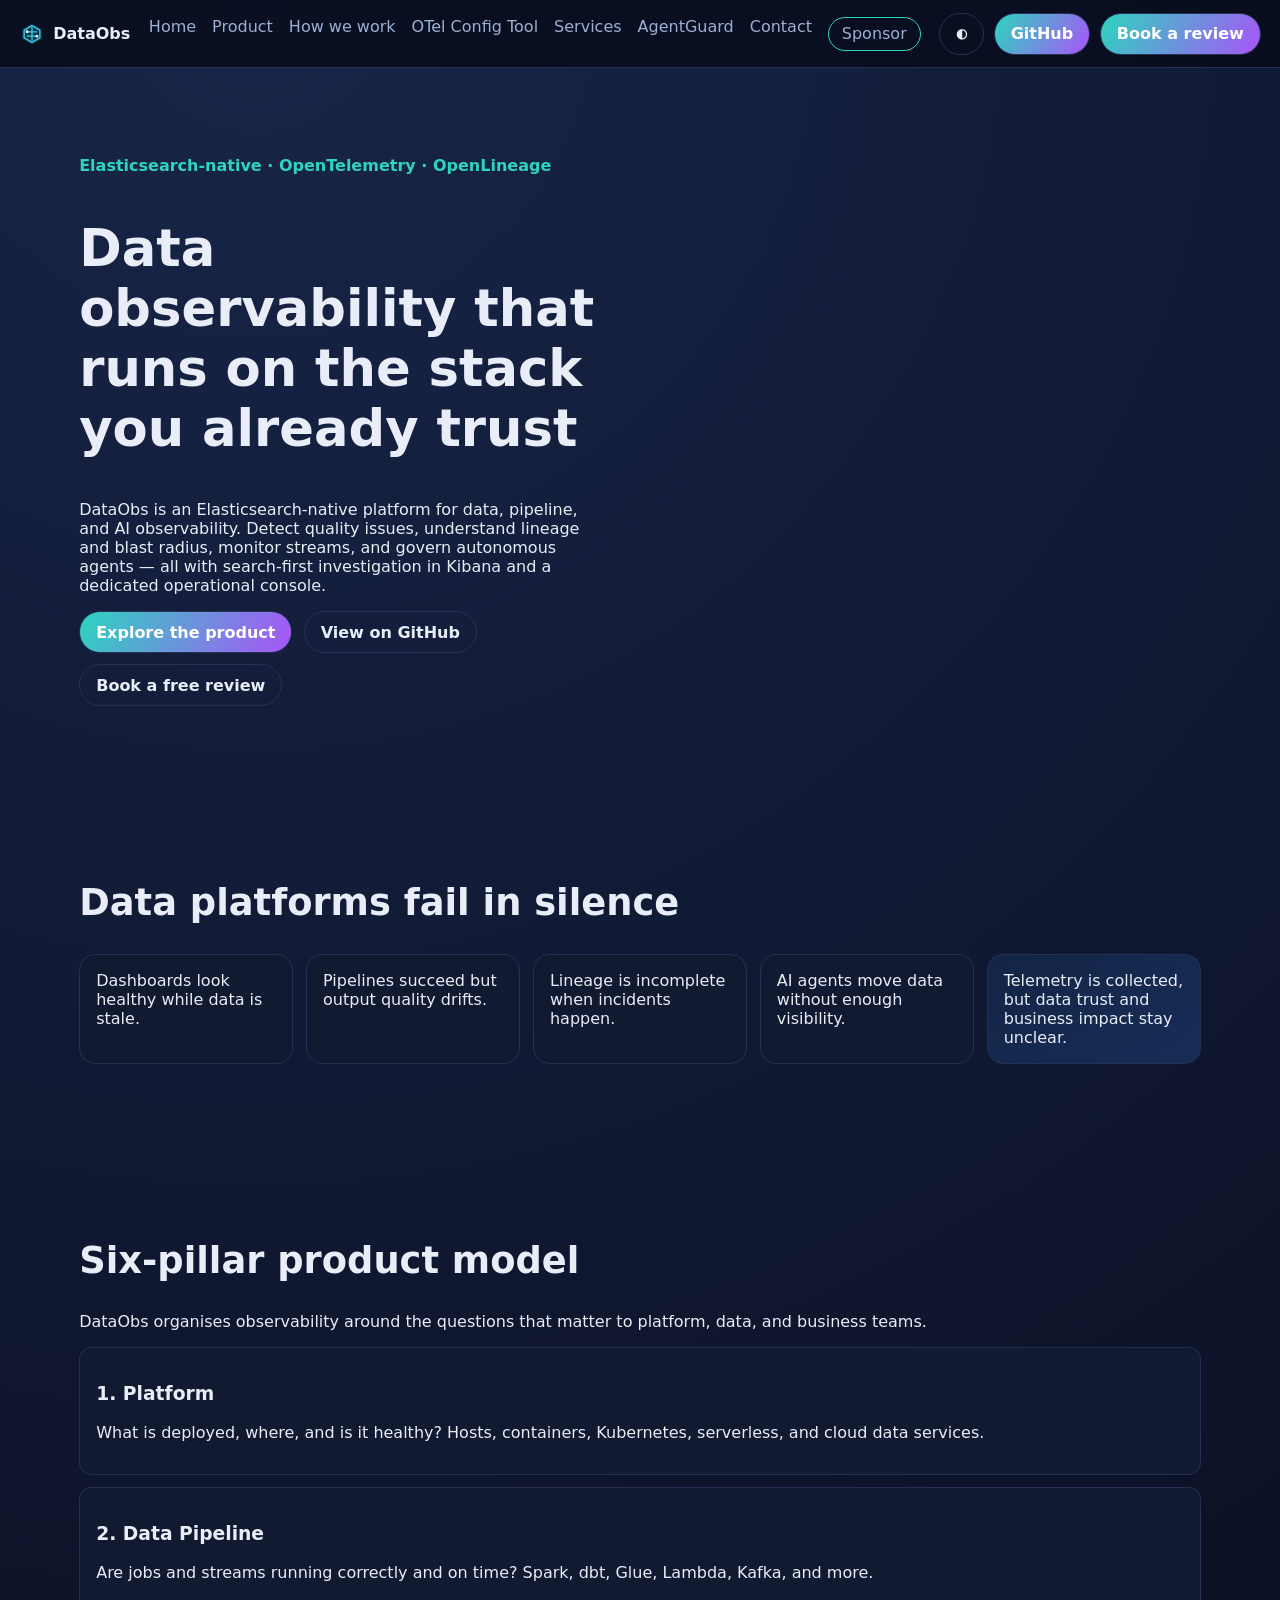
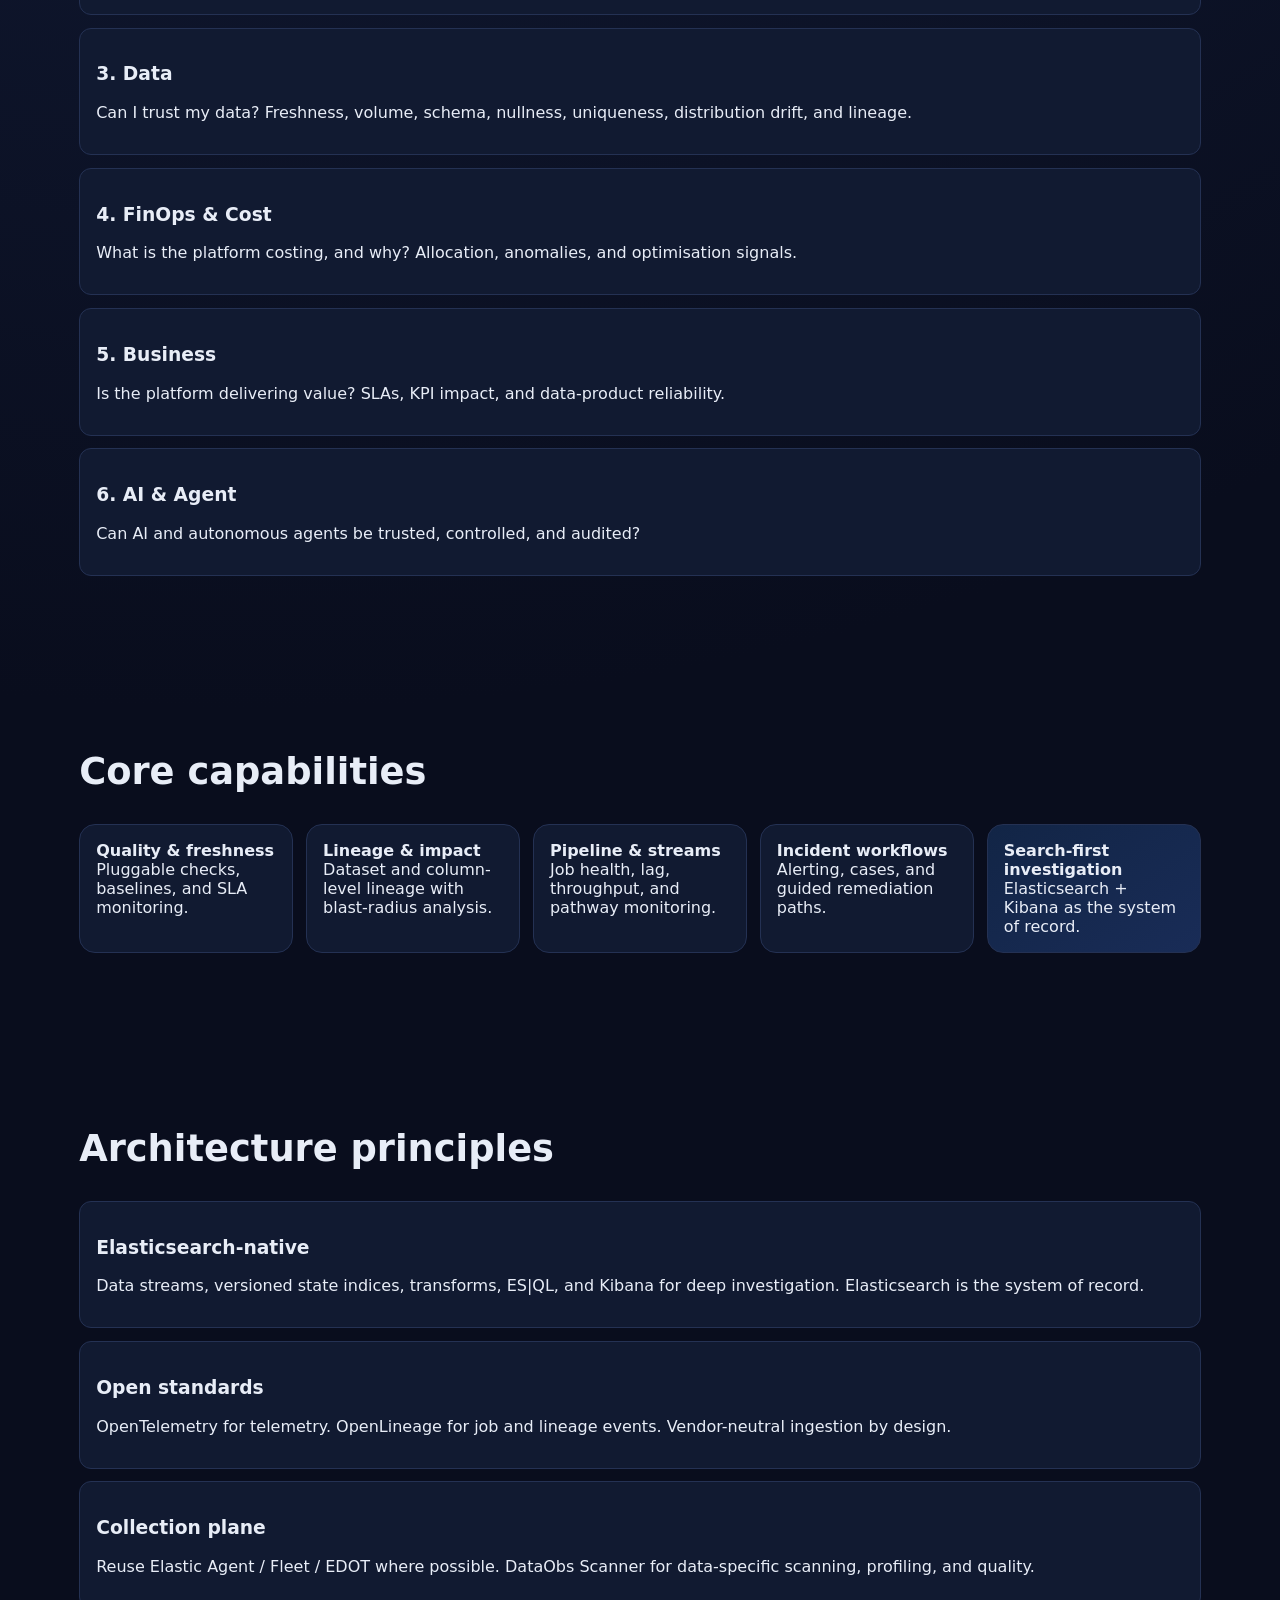
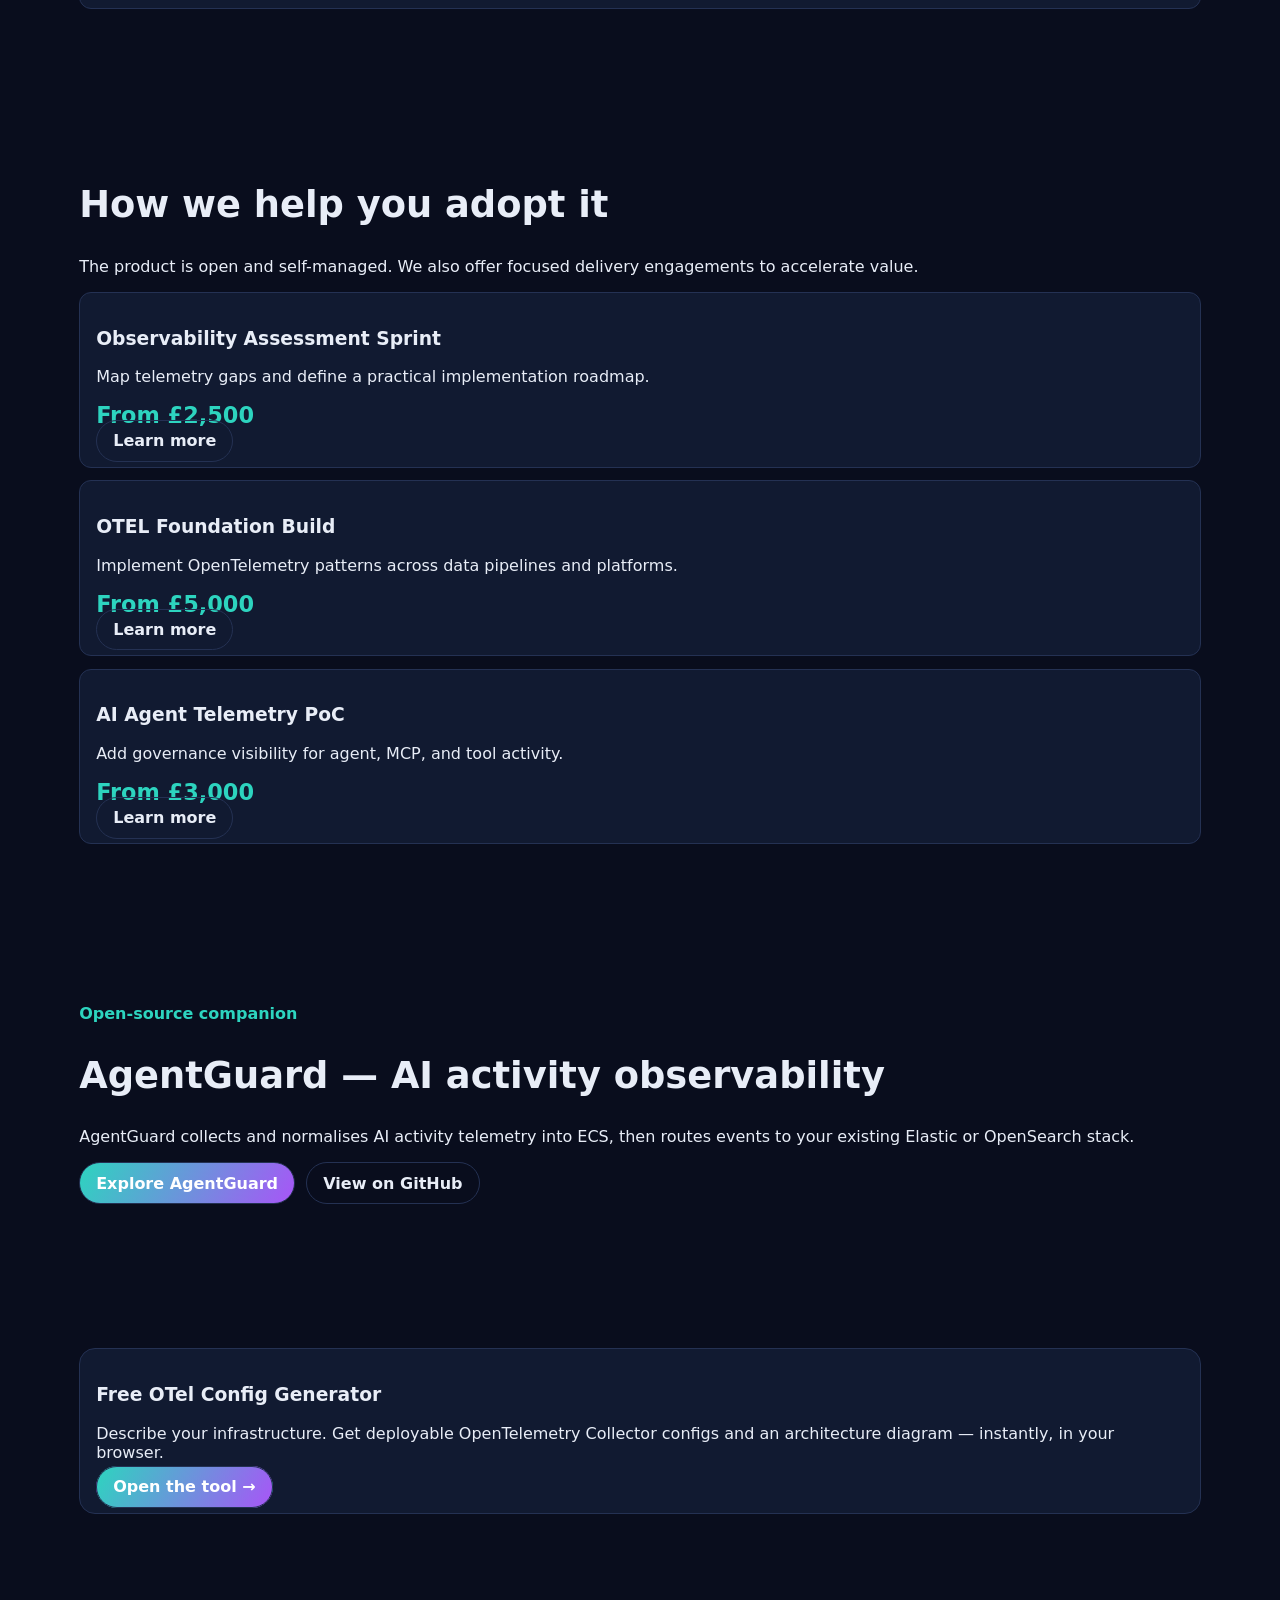
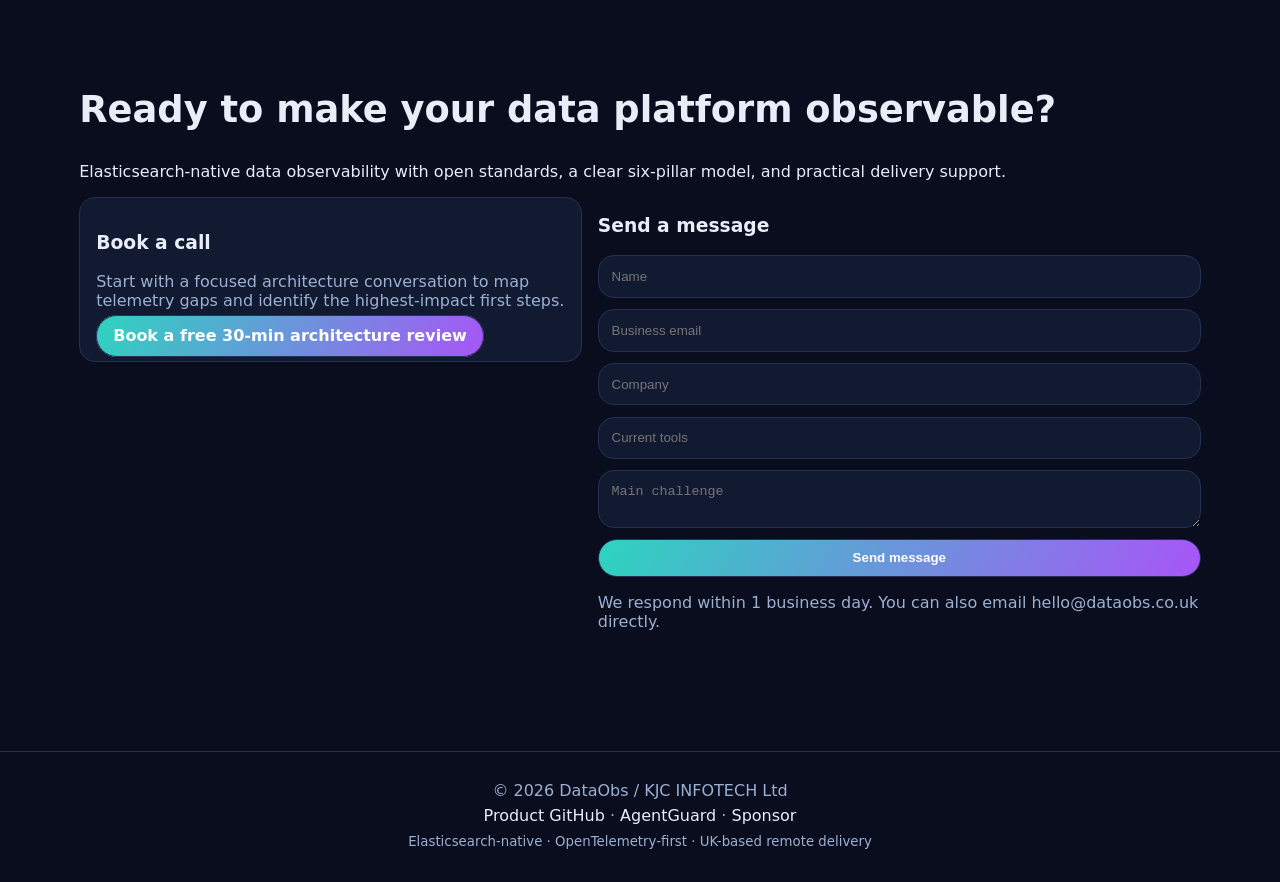
<file: index.html>
<!DOCTYPE html>
<html lang="en" data-theme="dark">
<head>
  <meta charset="UTF-8">
  <meta name="viewport" content="width=device-width, initial-scale=1.0">
  <title>DataObs | Elasticsearch-native Data Observability Platform</title>
  <meta name="description" content="DataObs is an Elasticsearch-native data observability platform. Monitor pipelines, ensure data quality, trace lineage, govern AI agents, and understand business impact — powered by OpenTelemetry and OpenLineage.">
  <link rel="stylesheet" href="styles.css">
</head>
<body>
<header class="site-header">
  <a class="brand" href="index.html"><img src="assets/dataobs-mark.svg" alt="DataObs logo"><span>DataObs</span></a>
  <button class="menu-btn" aria-expanded="false" aria-controls="site-nav">☰</button>
  <nav id="site-nav" class="site-nav">
    <a href="index.html" class="active">Home</a>
    <a href="product.html">Product</a>
    <a href="how-we-work.html">How we work</a>
    <a href="otel-config-generator.html">OTel Config Tool</a>
    <a href="services.html">Services</a>
    <a href="agentguard.html">AgentGuard</a>
    <a href="contact.html">Contact</a>
    <a href="https://github.com/sponsors/Jagadeeshck" class="sponsor-btn" target="_blank" rel="noopener">Sponsor</a>
  </nav>
  <div class="header-actions">
    <button id="themeToggle" class="ghost-btn" aria-label="Toggle theme">◐</button>
    <a class="btn" href="https://github.com/Jagadeeshck/DataObs" target="_blank" rel="noopener">GitHub</a>
    <a class="btn" href="contact.html">Book a review</a>
  </div>
</header>
<main>
  <section class="hero section">
    <div>
      <p class="eyebrow">Elasticsearch-native · OpenTelemetry · OpenLineage</p>
      <h1>Data observability that runs on the stack you already trust</h1>
      <p>DataObs is an Elasticsearch-native platform for data, pipeline, and AI observability. Detect quality issues, understand lineage and blast radius, monitor streams, and govern autonomous agents — all with search-first investigation in Kibana and a dedicated operational console.</p>
      <div class="hero-cta">
        <a class="btn" href="product.html">Explore the product</a>
        <a class="btn btn-secondary" href="https://github.com/Jagadeeshck/DataObs" target="_blank" rel="noopener">View on GitHub</a>
        <a class="btn btn-secondary" href="contact.html">Book a free review</a>
      </div>
    </div>
  </section>

  <section class="section" id="why">
    <h2>Data platforms fail in silence</h2>
    <div class="grid-5">
      <article class="card">Dashboards look healthy while data is stale.</article>
      <article class="card">Pipelines succeed but output quality drifts.</article>
      <article class="card">Lineage is incomplete when incidents happen.</article>
      <article class="card">AI agents move data without enough visibility.</article>
      <article class="card impact">Telemetry is collected, but data trust and business impact stay unclear.</article>
    </div>
  </section>

  <section class="section" id="pillars">
    <h2>Six-pillar product model</h2>
    <p class="section-intro">DataObs organises observability around the questions that matter to platform, data, and business teams.</p>
    <div class="packages">
      <article class="package">
        <h3>1. Platform</h3>
        <p>What is deployed, where, and is it healthy? Hosts, containers, Kubernetes, serverless, and cloud data services.</p>
      </article>
      <article class="package">
        <h3>2. Data Pipeline</h3>
        <p>Are jobs and streams running correctly and on time? Spark, dbt, Glue, Lambda, Kafka, and more.</p>
      </article>
      <article class="package">
        <h3>3. Data</h3>
        <p>Can I trust my data? Freshness, volume, schema, nullness, uniqueness, distribution drift, and lineage.</p>
      </article>
      <article class="package">
        <h3>4. FinOps &amp; Cost</h3>
        <p>What is the platform costing, and why? Allocation, anomalies, and optimisation signals.</p>
      </article>
      <article class="package">
        <h3>5. Business</h3>
        <p>Is the platform delivering value? SLAs, KPI impact, and data-product reliability.</p>
      </article>
      <article class="package">
        <h3>6. AI &amp; Agent</h3>
        <p>Can AI and autonomous agents be trusted, controlled, and audited?</p>
      </article>
    </div>
  </section>

  <section class="section" id="capabilities">
    <h2>Core capabilities</h2>
    <div class="grid-5">
      <article class="card"><strong>Quality &amp; freshness</strong><br>Pluggable checks, baselines, and SLA monitoring.</article>
      <article class="card"><strong>Lineage &amp; impact</strong><br>Dataset and column-level lineage with blast-radius analysis.</article>
      <article class="card"><strong>Pipeline &amp; streams</strong><br>Job health, lag, throughput, and pathway monitoring.</article>
      <article class="card"><strong>Incident workflows</strong><br>Alerting, cases, and guided remediation paths.</article>
      <article class="card impact"><strong>Search-first investigation</strong><br>Elasticsearch + Kibana as the system of record.</article>
    </div>
  </section>

  <section class="section" id="architecture">
    <h2>Architecture principles</h2>
    <div class="packages">
      <article class="package">
        <h3>Elasticsearch-native</h3>
        <p>Data streams, versioned state indices, transforms, ES|QL, and Kibana for deep investigation. Elasticsearch is the system of record.</p>
      </article>
      <article class="package">
        <h3>Open standards</h3>
        <p>OpenTelemetry for telemetry. OpenLineage for job and lineage events. Vendor-neutral ingestion by design.</p>
      </article>
      <article class="package">
        <h3>Collection plane</h3>
        <p>Reuse Elastic Agent / Fleet / EDOT where possible. DataObs Scanner for data-specific scanning, profiling, and quality.</p>
      </article>
    </div>
  </section>

  <section class="section" id="services-overview">
    <h2>How we help you adopt it</h2>
    <p class="section-intro">The product is open and self-managed. We also offer focused delivery engagements to accelerate value.</p>
    <div class="packages">
      <article class="package">
        <h3>Observability Assessment Sprint</h3>
        <p>Map telemetry gaps and define a practical implementation roadmap.</p>
        <p class="package-price">From £2,500</p>
        <a href="services.html" class="btn btn-secondary">Learn more</a>
      </article>
      <article class="package">
        <h3>OTEL Foundation Build</h3>
        <p>Implement OpenTelemetry patterns across data pipelines and platforms.</p>
        <p class="package-price">From £5,000</p>
        <a href="services.html" class="btn btn-secondary">Learn more</a>
      </article>
      <article class="package">
        <h3>AI Agent Telemetry PoC</h3>
        <p>Add governance visibility for agent, MCP, and tool activity.</p>
        <p class="package-price">From £3,000</p>
        <a href="services.html" class="btn btn-secondary">Learn more</a>
      </article>
    </div>
  </section>

  <section class="section" id="agentguard-callout">
    <p class="eyebrow">Open-source companion</p>
    <h2>AgentGuard — AI activity observability</h2>
    <p>AgentGuard collects and normalises AI activity telemetry into ECS, then routes events to your existing Elastic or OpenSearch stack.</p>
    <div class="hero-cta">
      <a class="btn" href="agentguard.html">Explore AgentGuard</a>
      <a class="btn btn-secondary" href="https://github.com/Jagadeeshck/AgentGuard" target="_blank" rel="noopener">View on GitHub</a>
    </div>
  </section>

  <section class="section" id="otel-config-tool">
    <article class="card">
      <h3>Free OTel Config Generator</h3>
      <p>Describe your infrastructure. Get deployable OpenTelemetry Collector configs and an architecture diagram — instantly, in your browser.</p>
      <a class="btn" href="otel-config-generator.html">Open the tool →</a>
    </article>
  </section>

  <section class="section cta" id="contact">
    <h2>Ready to make your data platform observable?</h2>
    <p>Elasticsearch-native data observability with open standards, a clear six-pillar model, and practical delivery support.</p>
    <div class="contact-grid">
      <article class="contact-call card">
        <h3>Book a call</h3>
        <p>Start with a focused architecture conversation to map telemetry gaps and identify the highest-impact first steps.</p>
        <a class="btn" href="https://calendly.com/dataobs" target="_blank" rel="noopener">Book a free 30-min architecture review</a>
      </article>
      <div>
        <h3>Send a message</h3>
        <form id="contactForm" class="contact-form" action="https://formspree.io/f/REPLACE_WITH_YOUR_FORMSPREE_ID" method="POST">
          <input type="hidden" name="_subject" value="DataObs enquiry">
          <input name="name" placeholder="Name" required>
          <input name="email" type="email" placeholder="Business email" required>
          <input type="hidden" name="_replyto" id="replyToField">
          <input name="company" placeholder="Company">
          <input name="tools" placeholder="Current tools">
          <textarea name="challenge" placeholder="Main challenge" required></textarea>
          <button class="btn" type="submit">Send message</button>
        </form>
        <p class="note">We respond within 1 business day. You can also email hello@dataobs.co.uk directly.</p>
      </div>
    </div>
  </section>
</main>
<footer class="site-footer">
  <p>© 2026 DataObs / KJC INFOTECH Ltd</p>
  <p>
    <a href="https://github.com/Jagadeeshck/DataObs" target="_blank" rel="noopener">Product GitHub</a> ·
    <a href="https://github.com/Jagadeeshck/AgentGuard" target="_blank" rel="noopener">AgentGuard</a> ·
    <a href="https://github.com/sponsors/Jagadeeshck" target="_blank" rel="noopener">Sponsor</a>
  </p>
  <small>Elasticsearch-native · OpenTelemetry-first · UK-based remote delivery</small>
</footer>
<script src="script.js"></script>
</body>
</html>
</file>
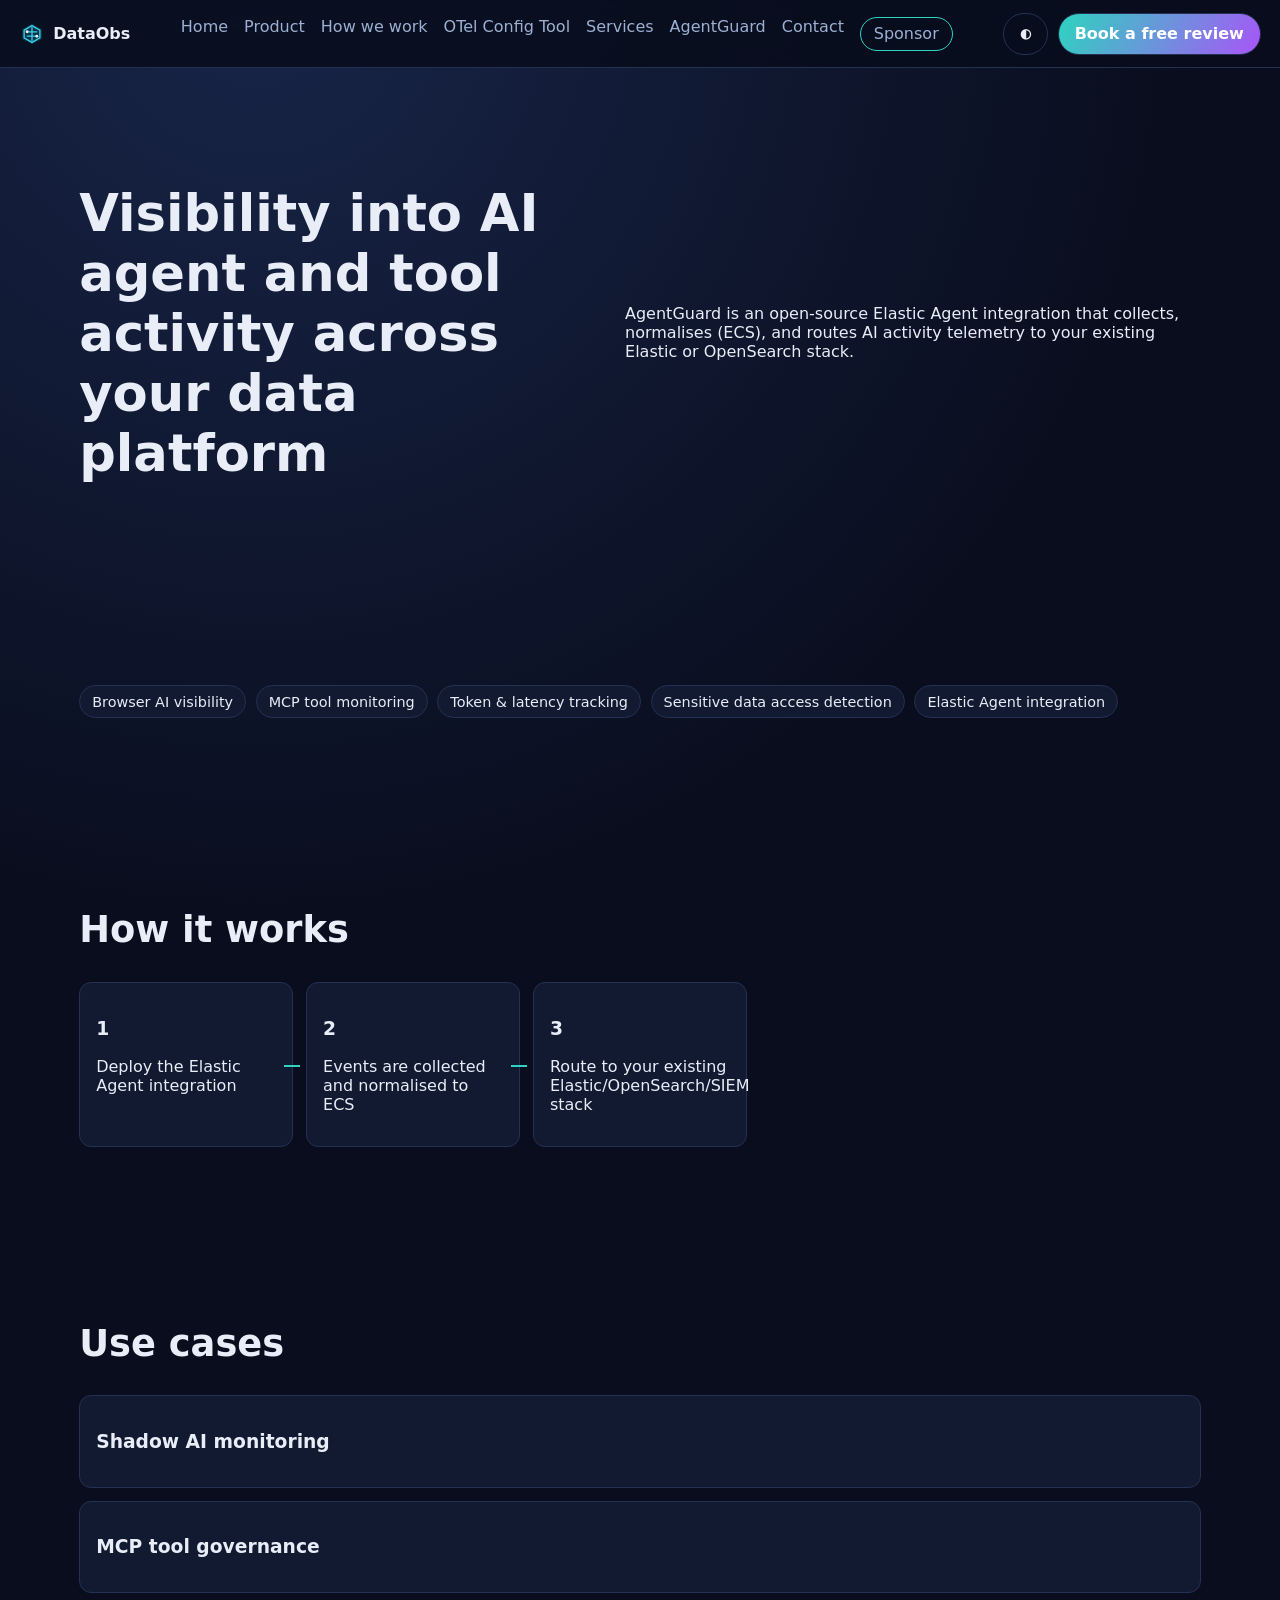
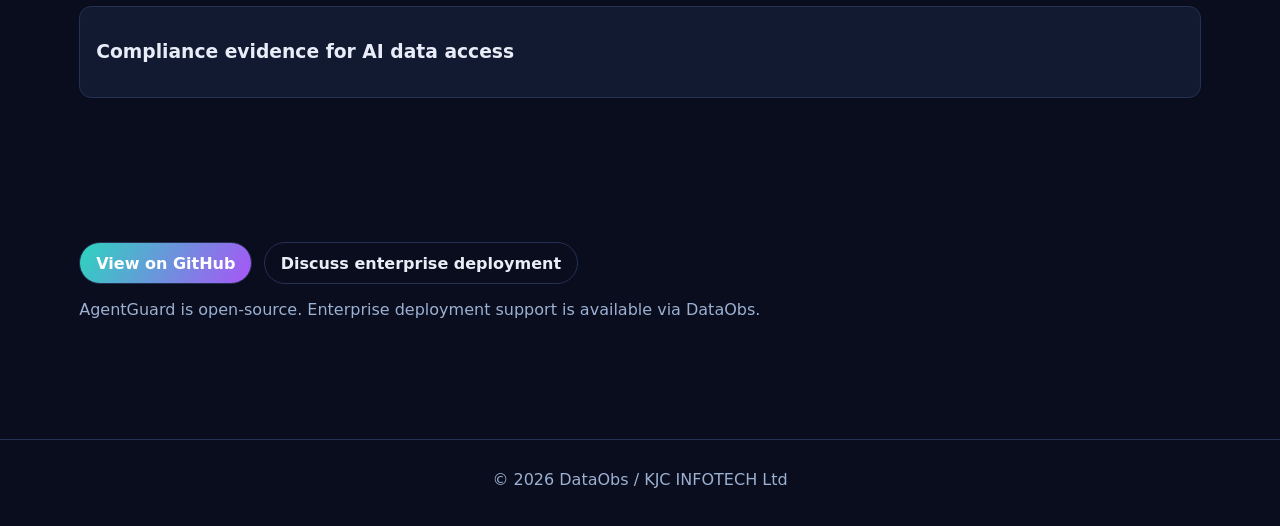
<file: agentguard.html>
<!DOCTYPE html><html lang="en" data-theme="dark"><head><meta charset="UTF-8"><meta name="viewport" content="width=device-width, initial-scale=1.0"><title>AgentGuard — AI Activity Observability</title><link rel="stylesheet" href="styles.css"></head><body><header class="site-header"><a class="brand" href="index.html"><img src="assets/dataobs-mark.svg" alt="DataObs logo"><span>DataObs</span></a><button class="menu-btn" aria-expanded="false" aria-controls="site-nav">☰</button><nav id="site-nav" class="site-nav"><a href="index.html">Home</a><a href="product.html">Product</a><a href="how-we-work.html">How we work</a><a href="otel-config-generator.html">OTel Config Tool</a><a href="services.html">Services</a><a href="agentguard.html" class="active">AgentGuard</a><a href="contact.html">Contact</a><a href="https://github.com/sponsors/Jagadeeshck" class="sponsor-btn" target="_blank" rel="noopener">Sponsor</a></nav><div class="header-actions"><button id="themeToggle" class="ghost-btn" aria-label="Toggle theme">◐</button><a class="btn" href="contact.html">Book a free review</a></div></header>
<main><section class="section hero"><h1>Visibility into AI agent and tool activity across your data platform</h1><p>AgentGuard is an open-source Elastic Agent integration that collects, normalises (ECS), and routes AI activity telemetry to your existing Elastic or OpenSearch stack.</p></section><section class="section"><div class="agentguard-chips"><span>Browser AI visibility</span><span>MCP tool monitoring</span><span>Token & latency tracking</span><span>Sensitive data access detection</span><span>Elastic Agent integration</span></div></section><section class="section"><h2>How it works</h2><div class="timeline"><div class="story-step"><h3>1</h3><p>Deploy the Elastic Agent integration</p></div><div class="story-step"><h3>2</h3><p>Events are collected and normalised to ECS</p></div><div class="story-step"><h3>3</h3><p>Route to your existing Elastic/OpenSearch/SIEM stack</p></div></div></section><section class="section"><h2>Use cases</h2><div class="packages"><article class="package"><h3>Shadow AI monitoring</h3></article><article class="package"><h3>MCP tool governance</h3></article><article class="package"><h3>Compliance evidence for AI data access</h3></article></div></section><section class="section cta"><div class="hero-cta"><a class="btn" href="https://github.com/Jagadeeshck/AgentGuard" target="_blank" rel="noopener">View on GitHub</a><a class="btn btn-secondary" href="contact.html">Discuss enterprise deployment</a></div><p class="note">AgentGuard is open-source. Enterprise deployment support is available via DataObs.</p></section></main><footer class="site-footer"><p>© 2026 DataObs / KJC INFOTECH Ltd</p></footer><script src="script.js"></script></body></html>
</file>
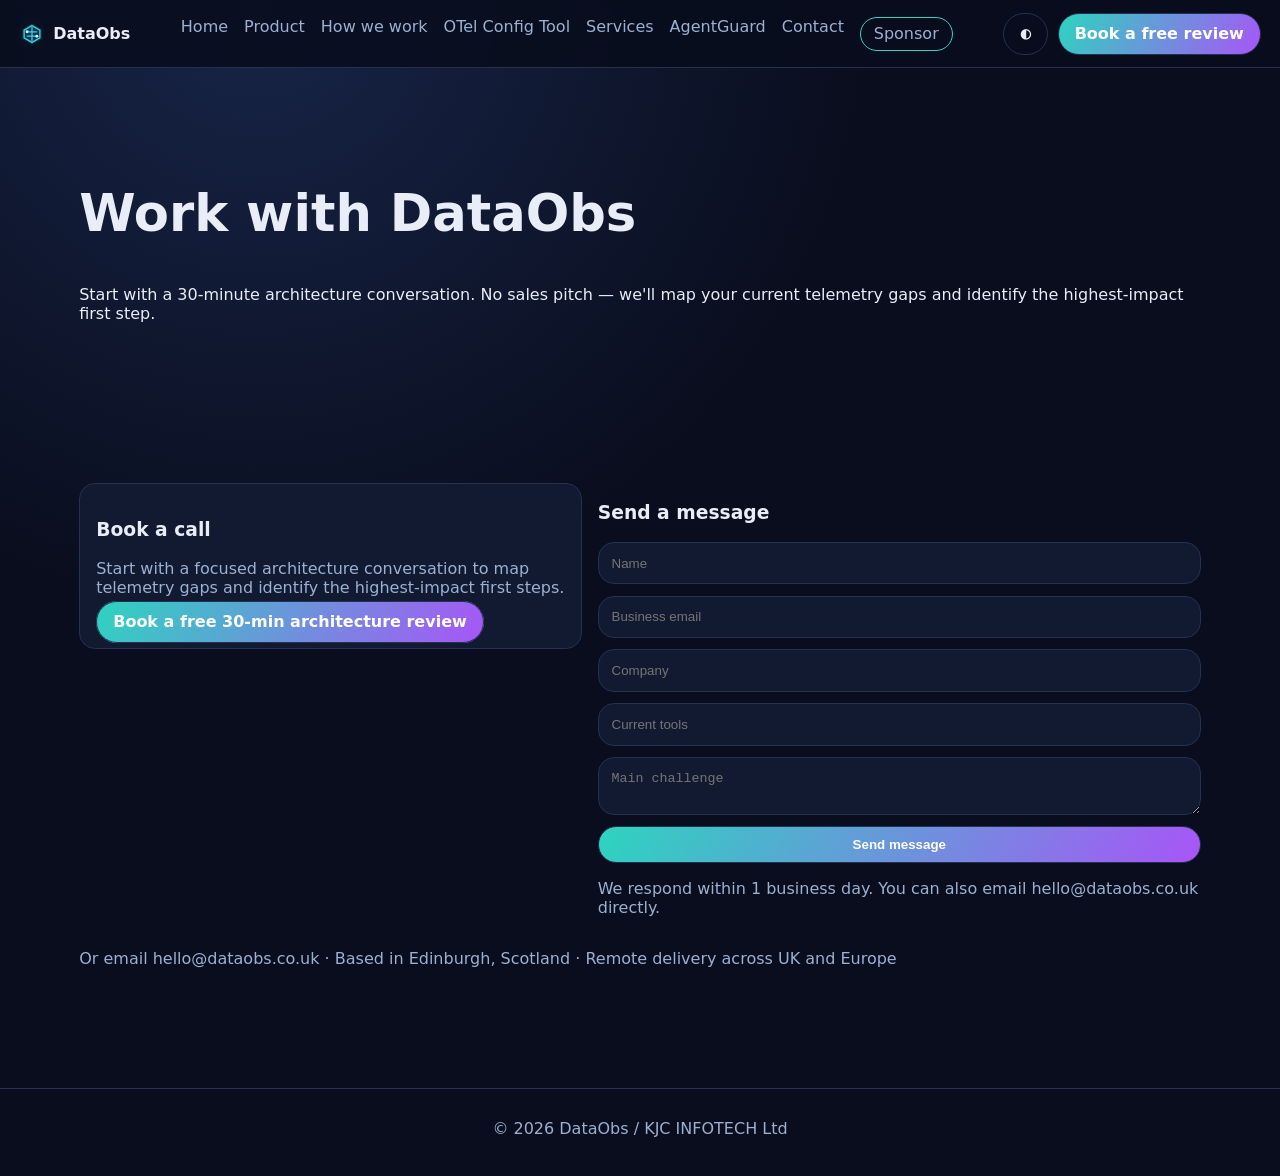
<file: contact.html>
<!DOCTYPE html><html lang="en" data-theme="dark"><head><meta charset="UTF-8"><meta name="viewport" content="width=device-width, initial-scale=1.0"><title>Work with DataObs</title><link rel="stylesheet" href="styles.css"></head><body><header class="site-header"><a class="brand" href="index.html"><img src="assets/dataobs-mark.svg" alt="DataObs logo"><span>DataObs</span></a><button class="menu-btn" aria-expanded="false" aria-controls="site-nav">☰</button><nav id="site-nav" class="site-nav"><a href="index.html">Home</a><a href="product.html">Product</a><a href="how-we-work.html">How we work</a><a href="otel-config-generator.html">OTel Config Tool</a><a href="services.html">Services</a><a href="agentguard.html">AgentGuard</a><a href="contact.html" class="active">Contact</a><a href="https://github.com/sponsors/Jagadeeshck" class="sponsor-btn" target="_blank" rel="noopener">Sponsor</a></nav><div class="header-actions"><button id="themeToggle" class="ghost-btn" aria-label="Toggle theme">◐</button><a class="btn" href="contact.html">Book a free review</a></div></header>
<main><section class="section"><h1>Work with DataObs</h1><p>Start with a 30-minute architecture conversation. No sales pitch — we'll map your current telemetry gaps and identify the highest-impact first step.</p></section><section class="section" id="contact"><div class="contact-grid"><article class="contact-call card"><h3>Book a call</h3><p>Start with a focused architecture conversation to map telemetry gaps and identify the highest-impact first steps.</p><a class="btn" href="https://calendly.com/dataobs" target="_blank" rel="noopener">Book a free 30-min architecture review</a></article><div><h3>Send a message</h3><form id="contactForm" class="contact-form" action="https://formspree.io/f/REPLACE_WITH_YOUR_FORMSPREE_ID" method="POST"><input type="hidden" name="_subject" value="DataObs enquiry"><input name="name" placeholder="Name" required><input name="email" type="email" placeholder="Business email" required><input type="hidden" name="_replyto" id="replyToField"><input name="company" placeholder="Company"><input name="tools" placeholder="Current tools"><textarea name="challenge" placeholder="Main challenge" required></textarea><button class="btn" type="submit">Send message</button></form><p class="note">We respond within 1 business day. You can also email hello@dataobs.co.uk directly.</p></div></div><p class="note">Or email hello@dataobs.co.uk · Based in Edinburgh, Scotland · Remote delivery across UK and Europe</p></section></main><footer class="site-footer"><p>© 2026 DataObs / KJC INFOTECH Ltd</p></footer><script src="script.js"></script></body></html>
</file>
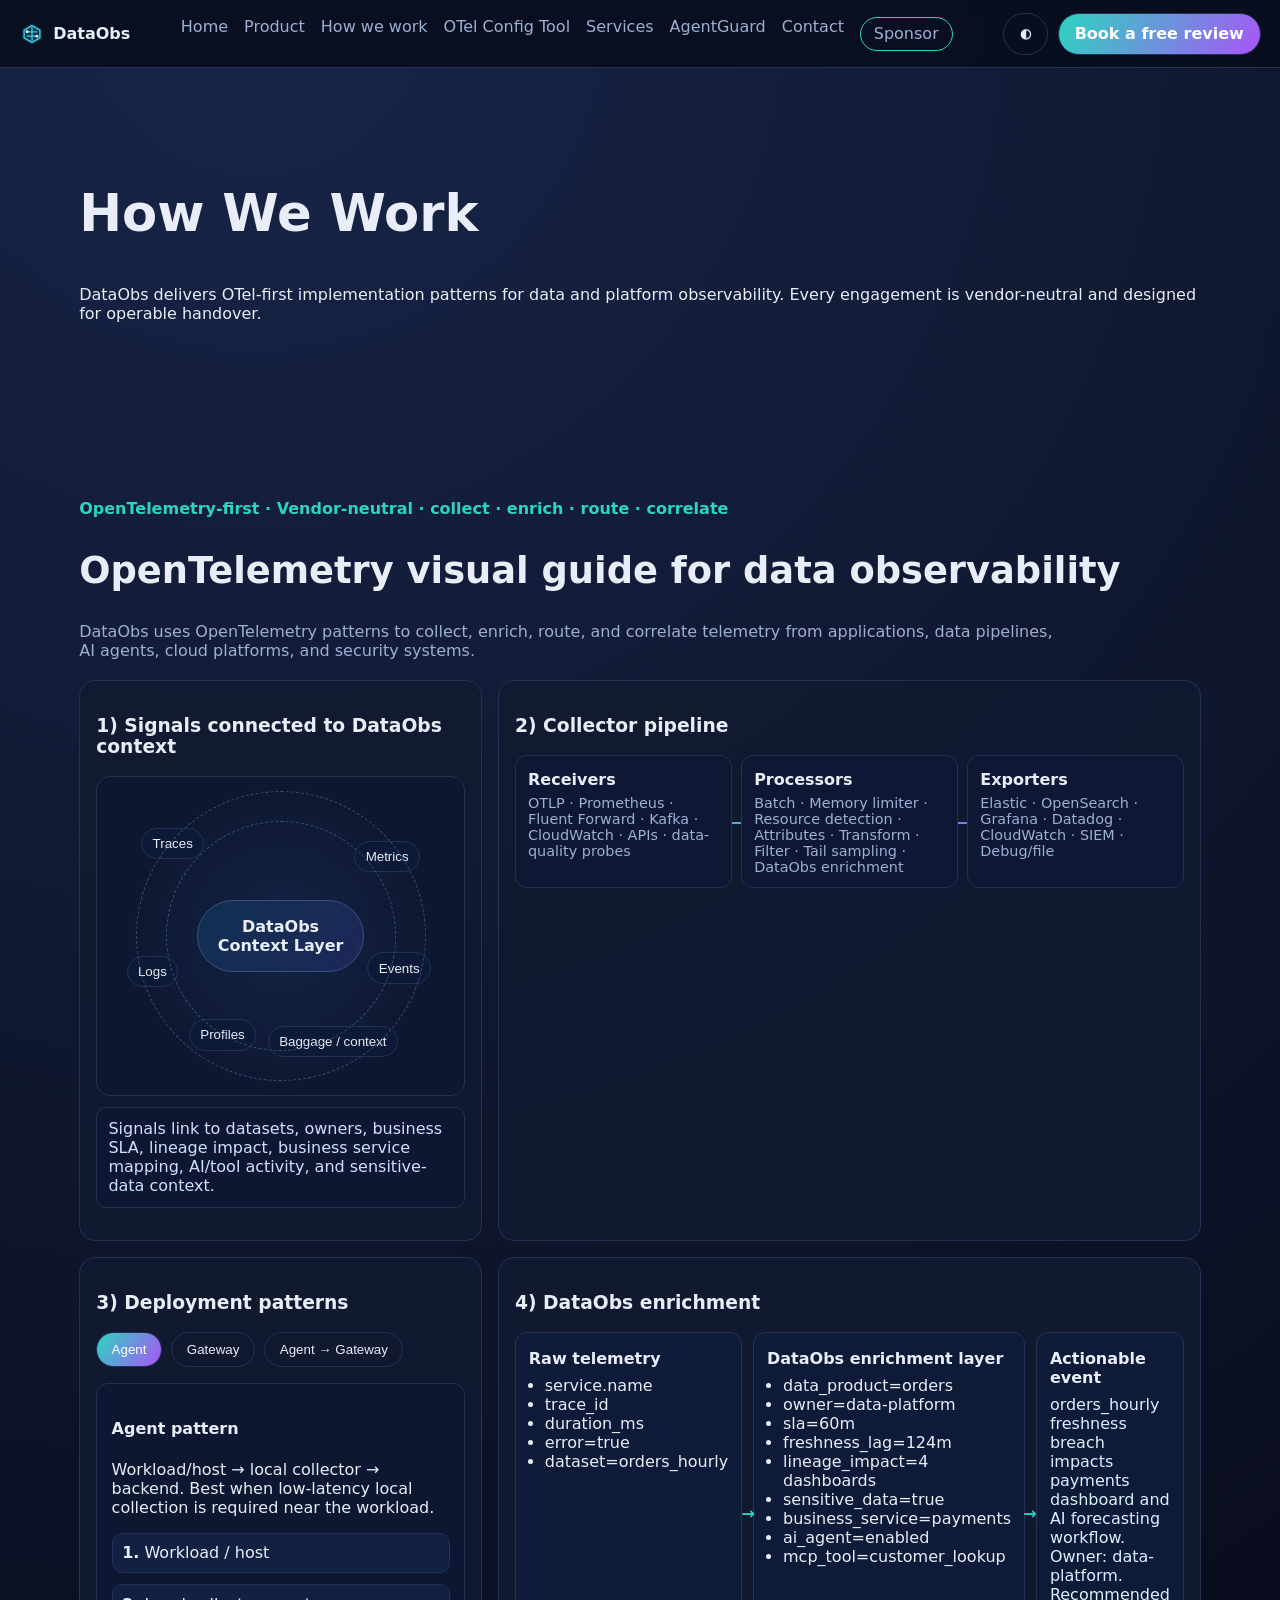
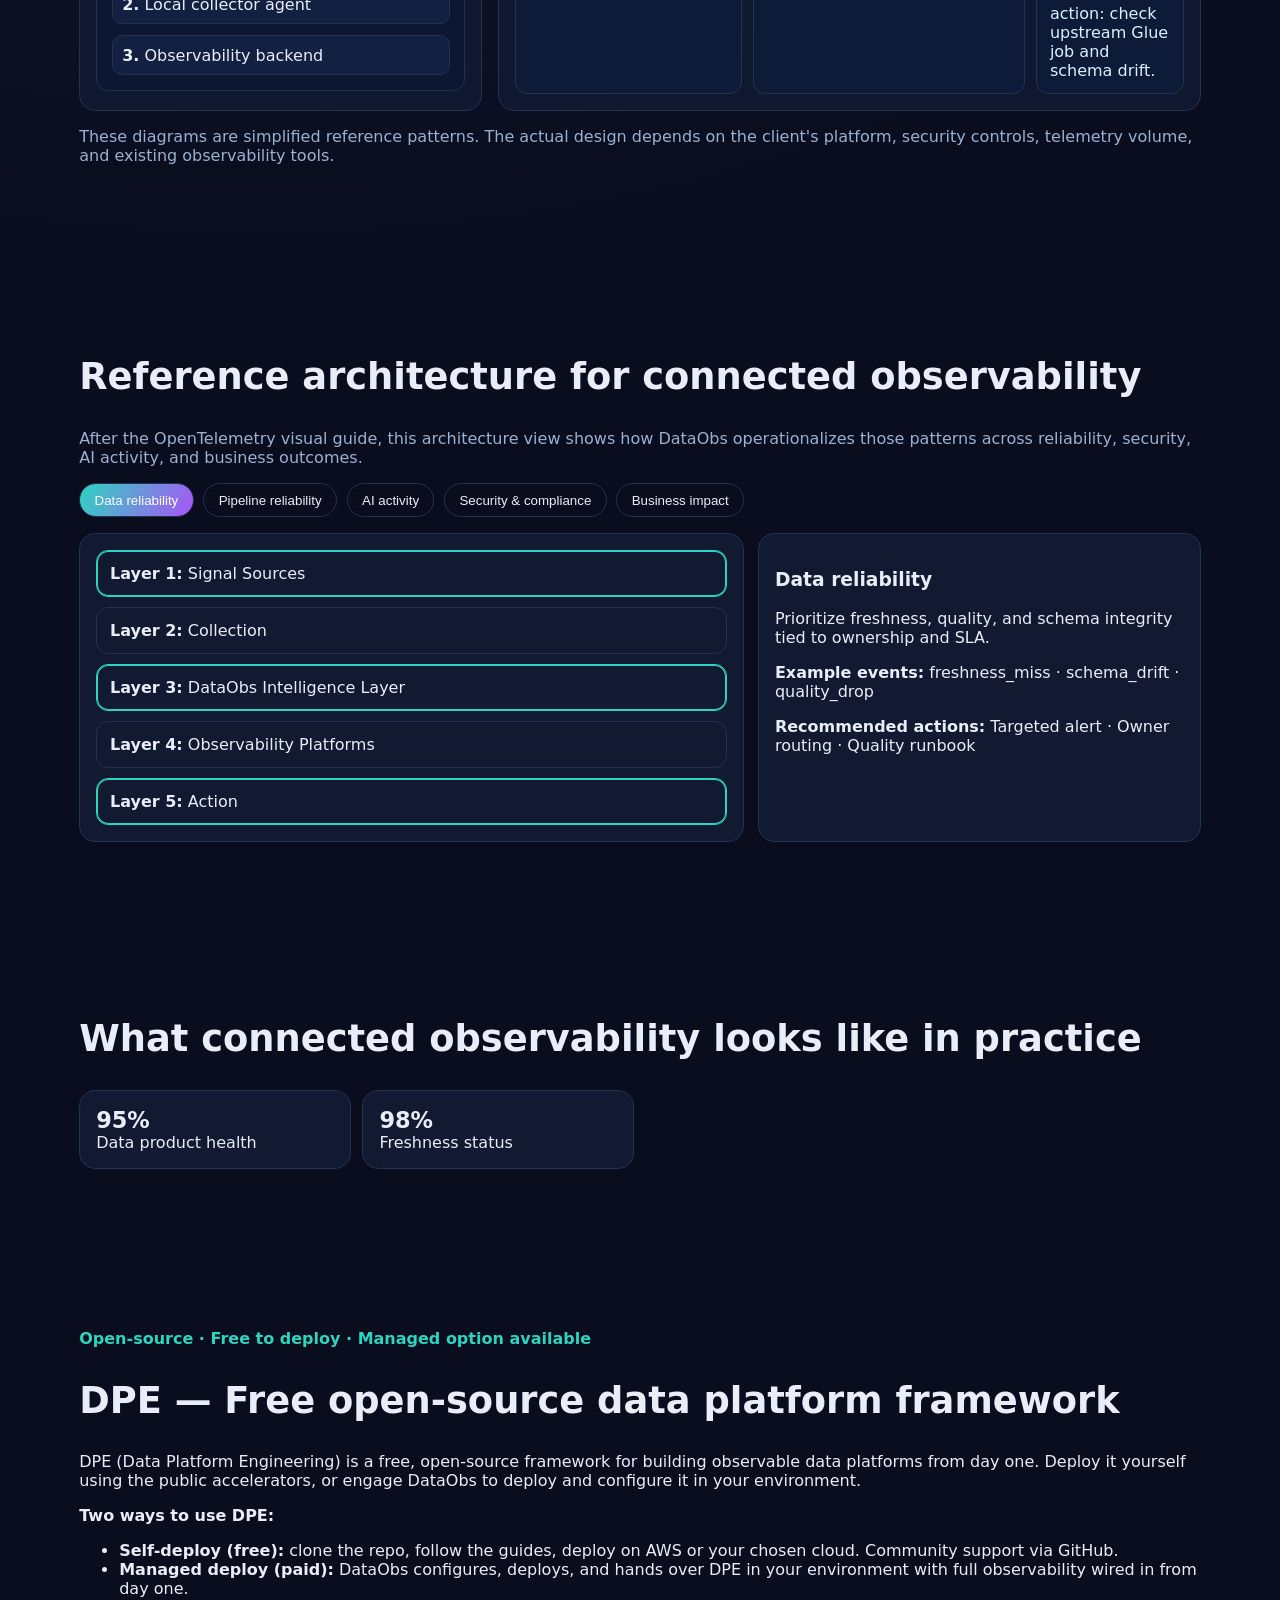
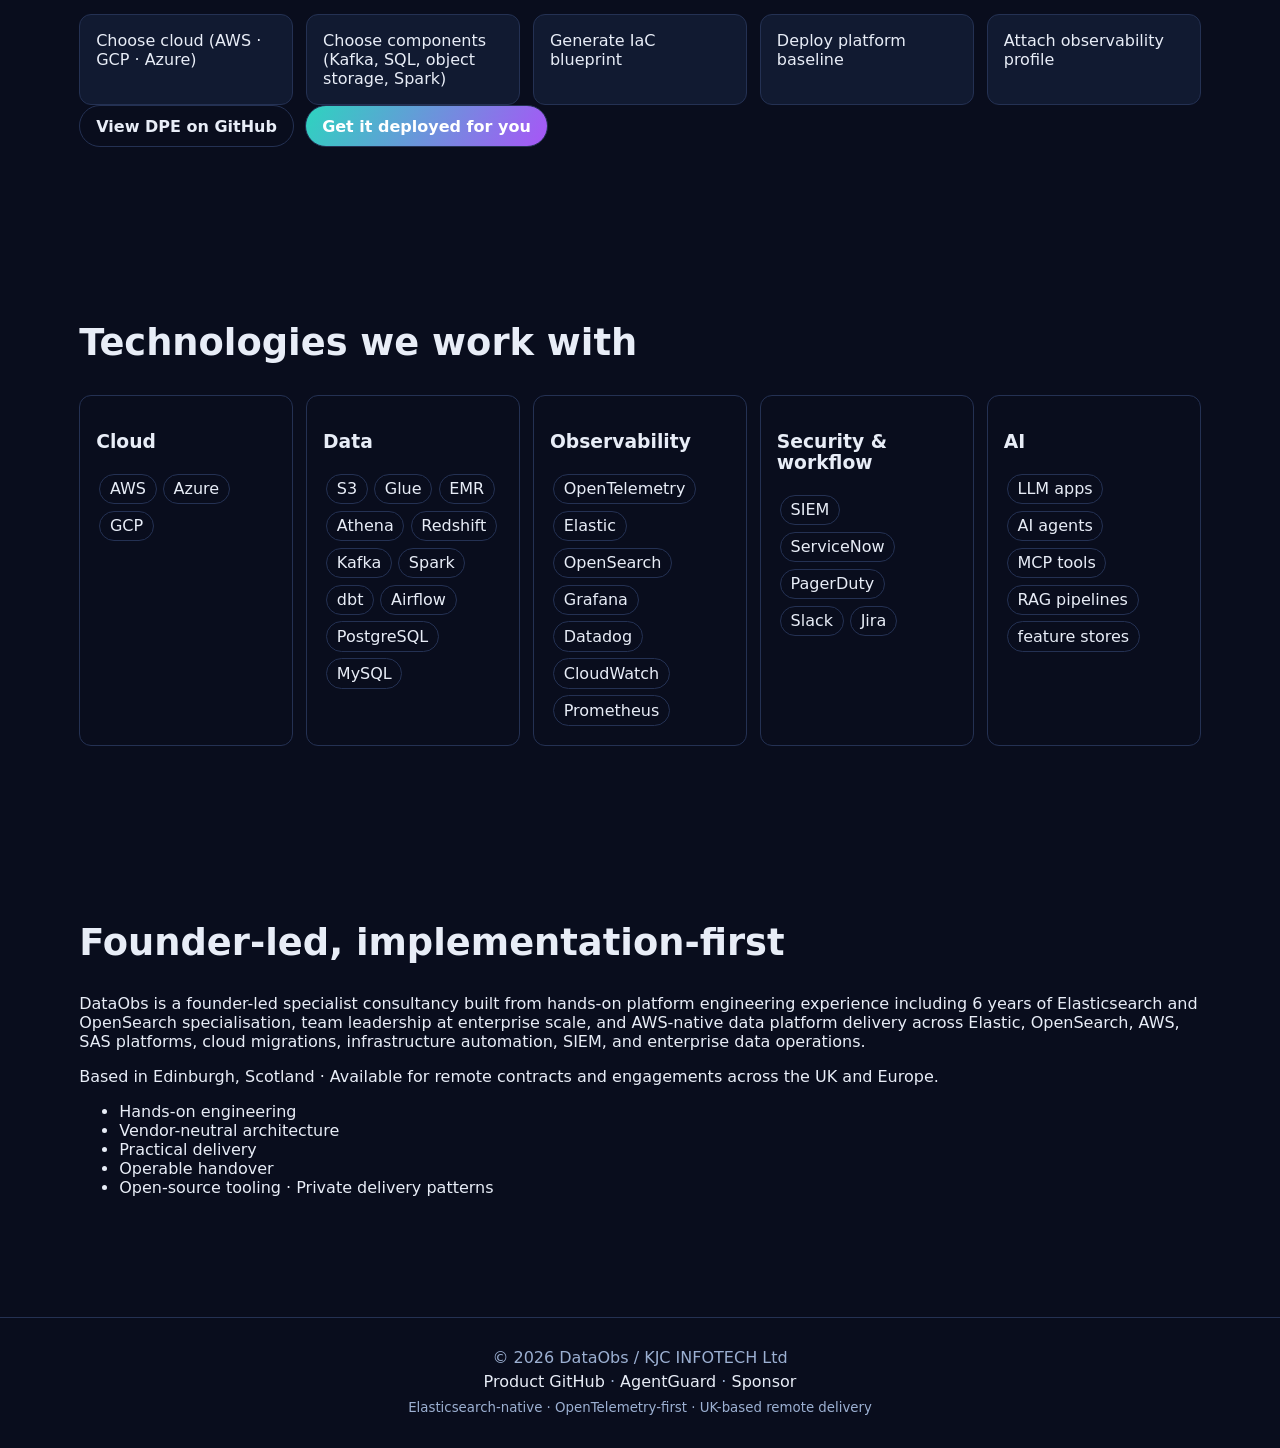
<file: how-we-work.html>
<!DOCTYPE html><html lang="en" data-theme="dark"><head><meta charset="UTF-8"><meta name="viewport" content="width=device-width, initial-scale=1.0"><title>How We Work | DataObs</title><link rel="stylesheet" href="styles.css"></head><body>
<header class="site-header"><a class="brand" href="index.html"><img src="assets/dataobs-mark.svg" alt="DataObs logo"><span>DataObs</span></a><button class="menu-btn" aria-expanded="false" aria-controls="site-nav">☰</button><nav id="site-nav" class="site-nav"><a href="index.html">Home</a><a href="product.html">Product</a><a href="how-we-work.html" class="active">How we work</a><a href="otel-config-generator.html">OTel Config Tool</a><a href="services.html">Services</a><a href="agentguard.html">AgentGuard</a><a href="contact.html">Contact</a><a href="https://github.com/sponsors/Jagadeeshck" class="sponsor-btn" target="_blank" rel="noopener">Sponsor</a></nav><div class="header-actions"><button id="themeToggle" class="ghost-btn" aria-label="Toggle theme">◐</button><a class="btn" href="contact.html">Book a free review</a></div></header>
<main>
<section class="section"><h1>How We Work</h1><p>DataObs delivers OTel-first implementation patterns for data and platform observability. Every engagement is vendor-neutral and designed for operable handover.</p></section>
<section class="section otel-guide" id="otel-guide"><p class="eyebrow">OpenTelemetry-first · Vendor-neutral · collect · enrich · route · correlate</p><h2>OpenTelemetry visual guide for data observability</h2><p class="otel-subtitle">DataObs uses OpenTelemetry patterns to collect, enrich, route, and correlate telemetry from applications, data pipelines, AI agents, cloud platforms, and security systems.</p><div class="otel-grid"><article class="otel-panel"><h3>1) Signals connected to DataObs context</h3><div class="signal-orbit"><div class="orbit-core">DataObs<br>Context Layer</div><button class="signal-chip chip-traces" data-signal="traces">Traces</button><button class="signal-chip chip-metrics" data-signal="metrics">Metrics</button><button class="signal-chip chip-logs" data-signal="logs">Logs</button><button class="signal-chip chip-events" data-signal="events">Events</button><button class="signal-chip chip-profiles" data-signal="profiles">Profiles</button><button class="signal-chip chip-baggage" data-signal="baggage">Baggage / context</button><span class="orbit-ring ring-a" aria-hidden="true"></span><span class="orbit-ring ring-b" aria-hidden="true"></span></div><p id="signalInsight" class="otel-inline-note">Signals link to datasets, owners, business SLA, lineage impact, business service mapping, AI/tool activity, and sensitive-data context.</p></article><article class="otel-panel"><h3>2) Collector pipeline</h3><div class="collector-grid"><div class="collector-stage"><h4>Receivers</h4><p>OTLP · Prometheus · Fluent Forward · Kafka · CloudWatch · APIs · data-quality probes</p></div><div class="collector-stage"><h4>Processors</h4><p>Batch · Memory limiter · Resource detection · Attributes · Transform · Filter · Tail sampling · DataObs enrichment</p></div><div class="collector-stage"><h4>Exporters</h4><p>Elastic · OpenSearch · Grafana · Datadog · CloudWatch · SIEM · Debug/file</p></div></div></article><article class="otel-panel"><h3>3) Deployment patterns</h3><div class="tab-row otel-tab-row" id="otelDeployTabs"></div><div class="deploy-pattern" id="deployPattern"></div></article><article class="otel-panel"><h3>4) DataObs enrichment</h3><div class="enrich-flow"><div class="enrich-card"><h4>Raw telemetry</h4><ul><li>service.name</li><li>trace_id</li><li>duration_ms</li><li>error=true</li><li>dataset=orders_hourly</li></ul></div><div class="enrich-card enrich-middle"><h4>DataObs enrichment layer</h4><ul><li>data_product=orders</li><li>owner=data-platform</li><li>sla=60m</li><li>freshness_lag=124m</li><li>lineage_impact=4 dashboards</li><li>sensitive_data=true</li><li>business_service=payments</li><li>ai_agent=enabled</li><li>mcp_tool=customer_lookup</li></ul></div><div class="enrich-card enrich-result"><h4>Actionable event</h4><p>orders_hourly freshness breach impacts payments dashboard and AI forecasting workflow. Owner: data-platform. Recommended action: check upstream Glue job and schema drift.</p></div></div></article></div><p class="note">These diagrams are simplified reference patterns. The actual design depends on the client's platform, security controls, telemetry volume, and existing observability tools.</p></section>
<section class="section" id="architecture"><h2>Reference architecture for connected observability</h2><p class="note">After the OpenTelemetry visual guide, this architecture view shows how DataObs operationalizes those patterns across reliability, security, AI activity, and business outcomes.</p><div class="tab-row" id="archTabs"></div><div class="arch-layout"><div id="archDiagram" class="arch-diagram"></div><aside class="card" id="archDetail"></aside></div></section>
<section class="section" id="platform"><h2>What connected observability looks like in practice</h2><div class="dashboard-mock"><div class="metric"><strong>95%</strong><span>Data product health</span></div><div class="metric"><strong>98%</strong><span>Freshness status</span></div></div></section>
<section class="section" id="accelerators"><p class="eyebrow">Open-source · Free to deploy · Managed option available</p><h2>DPE — Free open-source data platform framework</h2><p>DPE (Data Platform Engineering) is a free, open-source framework for building observable data platforms from day one. Deploy it yourself using the public accelerators, or engage DataObs to deploy and configure it in your environment.</p><p><strong>Two ways to use DPE:</strong></p><ul><li><strong>Self-deploy (free):</strong> clone the repo, follow the guides, deploy on AWS or your chosen cloud. Community support via GitHub.</li><li><strong>Managed deploy (paid):</strong> DataObs configures, deploys, and hands over DPE in your environment with full observability wired in from day one.</li></ul><div class="dpe-flow" id="dpeFlow"></div><div class="hero-cta"><a class="btn btn-secondary" href="https://github.com/Jagadeeshck/DataObs" target="_blank" rel="noopener">View DPE on GitHub</a><a class="btn" href="contact.html">Get it deployed for you</a></div></section>
<section class="section"><h2>Technologies we work with</h2><div class="chip-groups" id="chips"></div></section>
<section class="section" id="about"><h2>Founder-led, implementation-first</h2><p>DataObs is a founder-led specialist consultancy built from hands-on platform engineering experience including 6 years of Elasticsearch and OpenSearch specialisation, team leadership at enterprise scale, and AWS-native data platform delivery across Elastic, OpenSearch, AWS, SAS platforms, cloud migrations, infrastructure automation, SIEM, and enterprise data operations.</p><p>Based in Edinburgh, Scotland · Available for remote contracts and engagements across the UK and Europe.</p><ul><li>Hands-on engineering</li><li>Vendor-neutral architecture</li><li>Practical delivery</li><li>Operable handover</li><li>Open-source tooling · Private delivery patterns</li></ul></section>
</main><footer class="site-footer"><p>© 2026 DataObs / KJC INFOTECH Ltd</p><p><a href="https://github.com/Jagadeeshck/DataObs" target="_blank" rel="noopener">Product GitHub</a> · <a href="https://github.com/Jagadeeshck/AgentGuard" target="_blank" rel="noopener">AgentGuard</a> · <a href="https://github.com/sponsors/Jagadeeshck" target="_blank" rel="noopener">Sponsor</a></p><small>Elasticsearch-native · OpenTelemetry-first · UK-based remote delivery</small></footer><script src="script.js"></script></body></html>
</file>
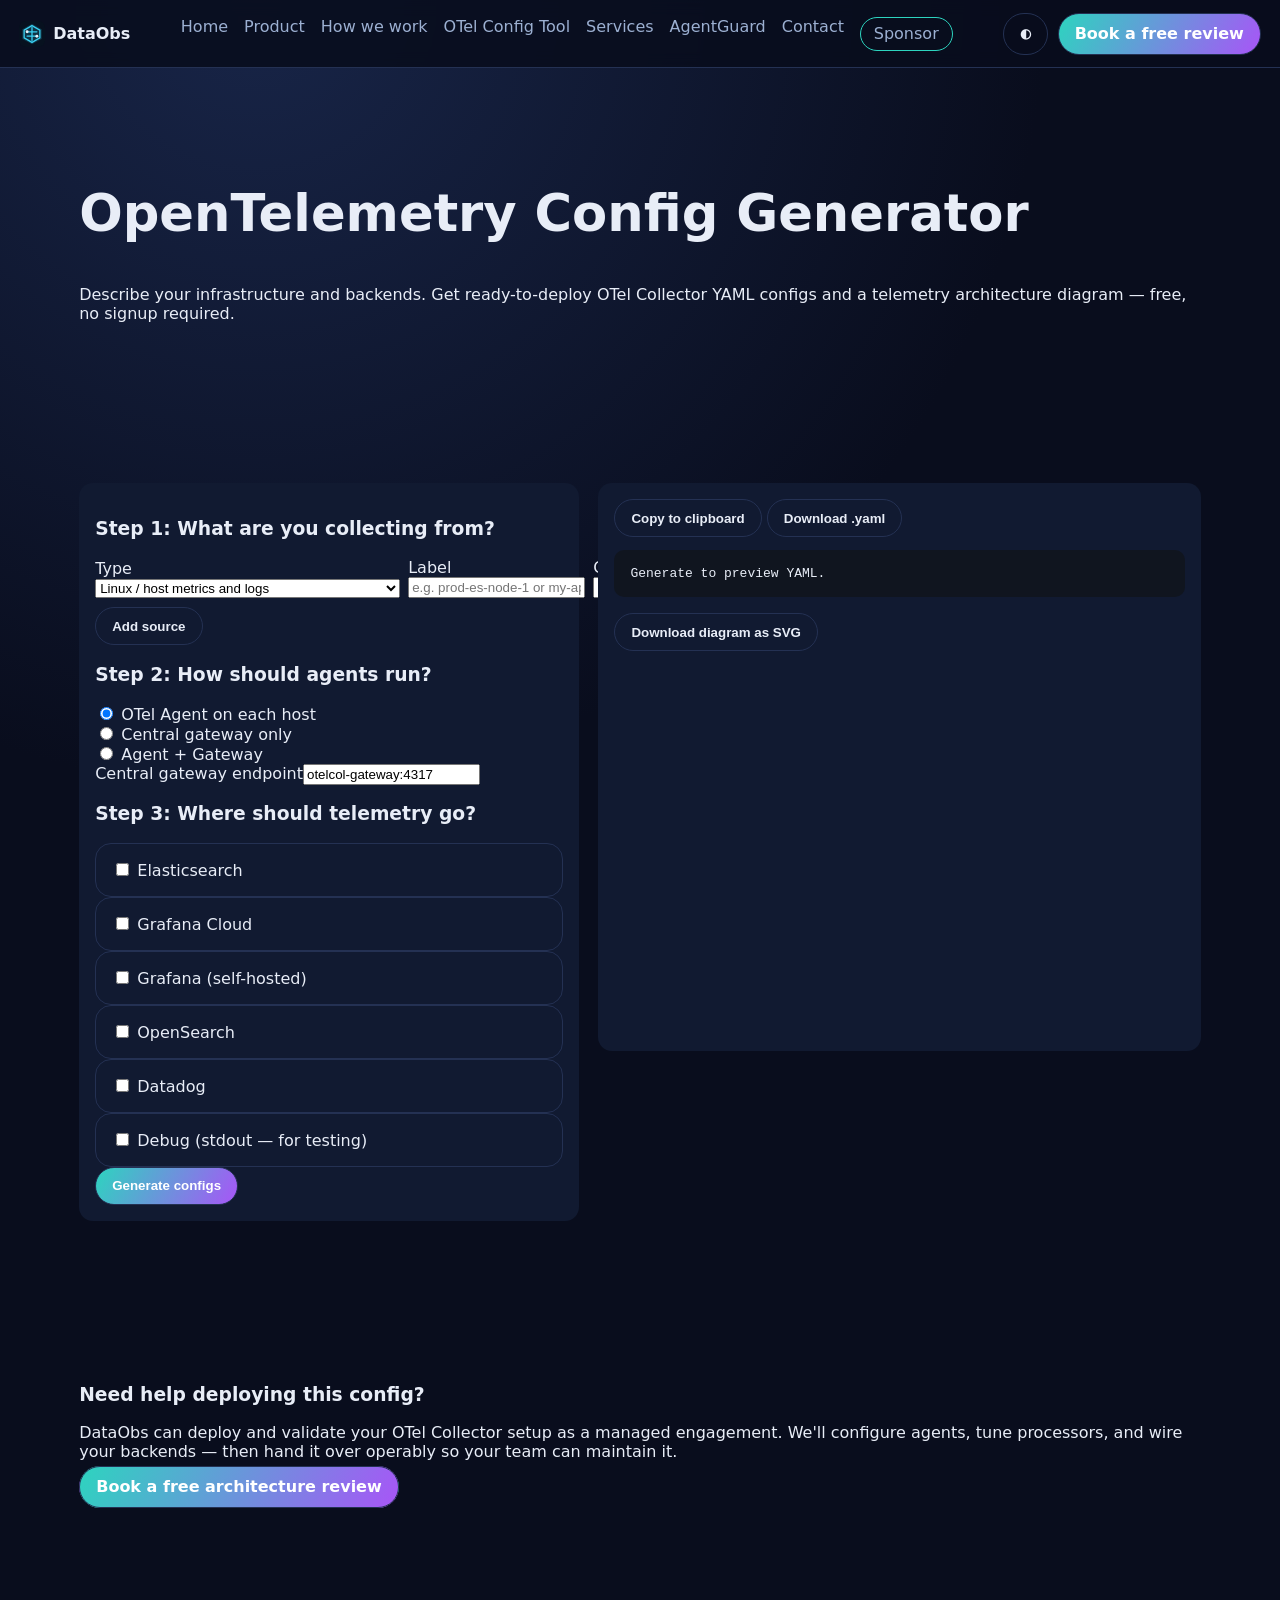
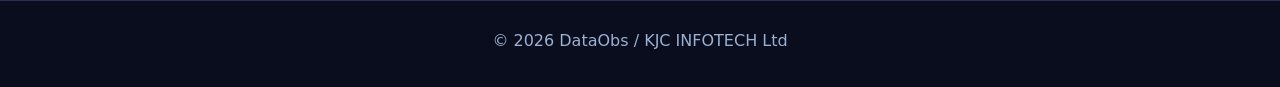
<file: otel-config-generator.html>
<!DOCTYPE html>
<html lang="en" data-theme="dark">
<head>
  <meta charset="UTF-8">
  <meta name="viewport" content="width=device-width, initial-scale=1.0">
  <title>OTel Config Generator | DataObs</title>
  <meta name="description" content="Generate deployable OpenTelemetry Collector configs and architecture diagrams in your browser.">
  <link rel="stylesheet" href="styles.css">
  <style>
    .tool-layout{display:grid;grid-template-columns:minmax(280px,500px) 1fr;gap:1.2rem;align-items:start}
    .wizard-step,.output-panel{padding:1rem;border:1px solid var(--border);border-radius:14px;background:var(--card)}
    .source-row{display:grid;grid-template-columns:1.2fr 1fr .5fr 1fr auto;gap:.5rem;margin:.6rem 0;align-items:end}
    .hidden{display:none}
    .tab-buttons button.active{background:var(--brand);color:#001414}
    .code-box{max-height:420px;overflow:auto;background:#10151f;padding:1rem;border-radius:10px}
    .yaml-key{color:#47d1c5}.yaml-string{color:#f8be65}.yaml-comment{color:#8c98ad}
    .validation li{margin:.3rem 0}.diagram-wrap{margin-top:1rem}
    svg text{fill:var(--text)} .node-src rect{stroke:#39d5c8}.node-agent rect{stroke:#b98cff}.node-gw rect{stroke:#fff}.node-back rect{stroke:#f8be65}
    @media (max-width: 980px){.tool-layout{grid-template-columns:1fr}.source-row{grid-template-columns:1fr 1fr .6fr auto}.source-endpoint{grid-column:1/-1}}
  </style>
</head>
<body>
<header class="site-header">
  <a class="brand" href="index.html"><img src="assets/dataobs-mark.svg" alt="DataObs logo"><span>DataObs</span></a>
  <button class="menu-btn" aria-expanded="false" aria-controls="site-nav">☰</button>
  <nav id="site-nav" class="site-nav">
    <a href="index.html">Home</a>
    <a href="product.html">Product</a>
    <a href="how-we-work.html">How we work</a>
    <a href="otel-config-generator.html" class="active">OTel Config Tool</a>
    <a href="services.html">Services</a>
    <a href="agentguard.html">AgentGuard</a>
    <a href="contact.html">Contact</a>
    <a href="https://github.com/sponsors/Jagadeeshck" class="sponsor-btn" target="_blank" rel="noopener">Sponsor</a>
  </nav>
  <div class="header-actions"><button id="themeToggle" class="ghost-btn" aria-label="Toggle theme">◐</button><a class="btn" href="contact.html">Book a free review</a></div>
</header>
<main>
<section class="section"><h1>OpenTelemetry Config Generator</h1><p>Describe your infrastructure and backends. Get ready-to-deploy OTel Collector YAML configs and a telemetry architecture diagram — free, no signup required.</p></section>
<section class="section tool-layout">
<div class="wizard-step">
<h3>Step 1: What are you collecting from?</h3><div id="sourceRows"></div><button id="addSource" class="btn btn-secondary" type="button">Add source</button>
<h3>Step 2: How should agents run?</h3>
<label><input type="radio" name="deploy" value="agent" checked> OTel Agent on each host</label><br>
<label><input type="radio" name="deploy" value="gateway"> Central gateway only</label><br>
<label><input type="radio" name="deploy" value="hybrid"> Agent + Gateway</label>
<div id="gatewayWrap"><label>Central gateway endpoint<input id="gatewayEndpoint" value="otelcol-gateway:4317"></label></div>
<h3>Step 3: Where should telemetry go?</h3>
<div id="backends"></div>
<button id="generate" class="btn" type="button">Generate configs</button>
</div>
<div class="output-panel">
<div class="tab-buttons" id="configTabs"></div>
<div><button class="btn btn-secondary" id="copyBtn" type="button">Copy to clipboard</button> <button class="btn btn-secondary" id="downloadYamlBtn" type="button">Download .yaml</button></div>
<pre class="code-box"><code id="yamlOut">Generate to preview YAML.</code></pre>
<ul class="validation" id="validation"></ul>
<div class="diagram-wrap"><button class="btn btn-secondary" id="downloadSvg" type="button">Download diagram as SVG</button><svg id="archSvg" viewBox="0 0 900 500" width="100%" height="380"></svg></div>
</div>
</section>
<section class="section"><h3>Need help deploying this config?</h3><p>DataObs can deploy and validate your OTel Collector setup as a managed engagement. We'll configure agents, tune processors, and wire your backends — then hand it over operably so your team can maintain it.</p><a class="btn" href="contact.html">Book a free architecture review</a></section>
</main>
<footer class="site-footer"><p>© 2026 DataObs / KJC INFOTECH Ltd</p></footer>
<script src="script.js"></script>
<script>
const sourceTypes=[['linux','Linux / host metrics and logs'],['windows','Windows / host metrics and logs'],['elasticsearch','Elasticsearch cluster (metrics + logs)'],['opensearch','OpenSearch cluster (metrics + logs)'],['k8s','Kubernetes cluster (pod metrics + logs)'],['docker','Docker containers (metrics + logs)'],['app','Application (OTLP SDK — traces, metrics, logs)'],['postgres','PostgreSQL / MySQL (metrics)'],['kafka','Kafka (metrics + consumer lag)'],['cloudwatch','AWS CloudWatch (metrics + logs)'],['custom','Custom / OTLP endpoint']];
const backendDefs={elastic:{label:'Elasticsearch',fields:['endpoint','prefix','username','password']},gcloud:{label:'Grafana Cloud',fields:['endpoint','apiKey']},glocal:{label:'Grafana (self-hosted)',fields:['endpoint']},opensearch:{label:'OpenSearch',fields:['endpoint','prefix','username','password']},datadog:{label:'Datadog',fields:['apiKey','site']},debug:{label:'Debug (stdout — for testing)',fields:[]}};
const state={configs:{},active:''};
function addSource(){const row=document.createElement('div');row.className='source-row';row.innerHTML=`<label>Type<select class='src-type'>${sourceTypes.map(([v,l])=>`<option value='${v}'>${l}</option>`).join('')}</select></label><label>Label<input class='src-label' placeholder='e.g. prod-es-node-1 or my-app'></label><label>Count<input class='src-count' type='number' min='1' max='50' value='1'></label><label class='source-endpoint'>Endpoint<input class='src-endpoint' placeholder='e.g. localhost:9200 or 10.0.0.1'></label><button type='button' class='ghost-btn remove'>×</button>`;row.querySelector('.remove').onclick=()=>row.remove();row.querySelector('.src-type').onchange=()=>toggleEndpoint(row);toggleEndpoint(row);document.getElementById('sourceRows').appendChild(row)}
function toggleEndpoint(row){const t=row.querySelector('.src-type').value;row.querySelector('.source-endpoint').style.display=['elasticsearch','opensearch','postgres','kafka','custom'].includes(t)?'block':'none'}
function renderBackends(){const wrap=document.getElementById('backends');wrap.innerHTML='';Object.entries(backendDefs).forEach(([k,b])=>{const d=document.createElement('div');d.className='card';d.innerHTML=`<label><input type='checkbox' data-back='${k}'> ${b.label}</label><div class='hidden' id='fields-${k}'></div>`;wrap.appendChild(d);const f=d.querySelector(`#fields-${k}`);f.innerHTML=b.fields.map(x=>`<label>${x}<input data-field='${x}'></label>`).join('');d.querySelector('input[type=checkbox]').onchange=e=>f.classList.toggle('hidden',!e.target.checked);
const vals={endpoint:k==='elastic'||k==='opensearch'?'http://localhost:9200':k==='glocal'?'http://localhost:4317':'',prefix:'otel',site:'datadoghq.eu'};f.querySelectorAll('input').forEach(i=>i.value=vals[i.dataset.field]||'');});}
function ymlObjToText(obj,indent=0){if(Array.isArray(obj)) return obj.map(v=>' '.repeat(indent)+'- '+(typeof v==='object'?'\n'+ymlObjToText(v,indent+2):v)).join('\n');return Object.entries(obj).map(([k,v])=>{if(v&&typeof v==='object') return ' '.repeat(indent)+k+':\n'+ymlObjToText(v,indent+2); return ' '.repeat(indent)+k+': '+v;}).join('\n')}
function highlight(y){return y.replace(/^(\s*#.*)$/gm,"<span class='yaml-comment'>$1</span>").replace(/^(\s*[\w\/-]+:)/gm,"<span class='yaml-key'>$1</span>").replace(/(:\s)([^\n#]+)$/gm,"$1<span class='yaml-string'>$2</span>")}
function generate(){const rows=[...document.querySelectorAll('.source-row')].map(r=>({type:r.querySelector('.src-type').value,label:(r.querySelector('.src-label').value||'source').replace(/[^a-zA-Z0-9-_]/g,'-'),count:+r.querySelector('.src-count').value||1,endpoint:r.querySelector('.src-endpoint').value.trim()}));const deploy=document.querySelector('input[name=deploy]:checked').value;const gateway=document.getElementById('gatewayEndpoint').value.trim()||'otelcol-gateway:4317';
const backs=[...document.querySelectorAll('#backends input[type=checkbox]:checked')].map(b=>b.dataset.back); if(!backs.length){document.getElementById('validation').innerHTML='<li>❌ No exporters — select at least one backend</li>';return;}
const exp={};const exNames=[];backs.forEach(k=>{const f=document.getElementById('fields-'+k);const get=n=>f?.querySelector(`[data-field=${n}]`)?.value||'';if(k==='elastic'){exp['elasticsearch/output']={endpoint:get('endpoint'),logs_index:`${get('prefix')||'otel'}-logs`,traces_index:`${get('prefix')||'otel'}-traces`,metrics_index:`${get('prefix')||'otel'}-metrics`,password:'${ELASTICSEARCH_PASSWORD}',sending_queue:{enabled:true,num_consumers:10,queue_size:1000},retry_on_failure:{enabled:true,initial_interval:'5s',max_interval:'30s',max_elapsed_time:'300s'}};if(get('username'))exp['elasticsearch/output'].user=get('username');exNames.push('elasticsearch/output')} if(k==='glocal'){exp['otlp/grafana-local']={endpoint:get('endpoint')||'http://localhost:4317',tls:{insecure:true}};exNames.push('otlp/grafana-local')} if(k==='debug'){exp['debug/output']={verbosity:'detailed'};exNames.push('debug/output')} if(k==='gcloud'){exp['otlphttp/grafana']={endpoint:get('endpoint'),headers:{authorization:'Basic ${GRAFANA_API_KEY}'}};exNames.push('otlphttp/grafana')} if(k==='opensearch'){exp['elasticsearch/opensearch-output']={endpoint:get('endpoint')||'http://localhost:9200',logs_index:`${get('prefix')||'otel'}-logs`,password:'${OPENSEARCH_PASSWORD}'};if(get('username'))exp['elasticsearch/opensearch-output'].user=get('username');exNames.push('elasticsearch/opensearch-output')} if(k==='datadog'){exp['datadog/output']={api:{key:'${DATADOG_API_KEY}',site:get('site')||'datadoghq.eu'}};exNames.push('datadog/output')}});
const rec={},metrics=[],logs=[],traces=[];rows.forEach(s=>{if(s.type==='linux'){rec['hostmetrics/'+s.label]={collection_interval:'60s',scrapers:{cpu:{},disk:{},load:{},filesystem:{},memory:{},network:{},paging:{},process:{mute_process_name_error:true}}};rec['filelog/'+s.label]={include:['/var/log/syslog','/var/log/messages','/var/log/auth.log'],start_at:'end',include_file_path:true,include_file_name:false,operators:[{type:'move',from:'attributes["log.file.path"]',to:'resource["log.file.path"]'}]};metrics.push('hostmetrics/'+s.label);logs.push('filelog/'+s.label)}
if(s.type==='elasticsearch'){rec['elasticsearch/'+s.label]={endpoint:s.endpoint||'localhost:9200',collection_interval:'60s',metrics:{'elasticsearch.cluster.health':{enabled:true},'elasticsearch.node.shards.size':{enabled:true},'elasticsearch.index.documents':{enabled:true},'elasticsearch.node.documents':{enabled:true},'jvm.memory.heap.used':{enabled:true},'jvm.gc.collections.count':{enabled:true},'elasticsearch.cluster.shards':{enabled:true}}};metrics.push('elasticsearch/'+s.label);if((s.endpoint||'localhost:9200').includes('localhost')){rec['filelog/'+s.label+'-es']={include:['/var/log/elasticsearch/*.log'],start_at:'end'};logs.push('filelog/'+s.label+'-es')}}
if(s.type==='app'){rec['otlp/'+s.label]={protocols:{grpc:{endpoint:'0.0.0.0:4317'},http:{endpoint:'0.0.0.0:4318'}}};metrics.push('otlp/'+s.label);logs.push('otlp/'+s.label);traces.push('otlp/'+s.label)}
if(s.type==='custom'){rec['otlp/'+s.label]={protocols:{grpc:{endpoint:s.endpoint||'0.0.0.0:4317'}}};metrics.push('otlp/'+s.label);logs.push('otlp/'+s.label);traces.push('otlp/'+s.label)}
});
function pipelines(exporters){const p={};if(metrics.length)p.metrics={receivers:metrics,processors:['memory_limiter','resourcedetection','batch'],exporters};if(logs.length)p.logs={receivers:logs,processors:['memory_limiter','resourcedetection','batch'],exporters};if(traces.length)p.traces={receivers:traces,processors:['memory_limiter','resourcedetection','batch'],exporters};return p}
state.configs={};
if(deploy!=='gateway'){const agentExporters=deploy==='hybrid'?{otlp:{endpoint:gateway,tls:{insecure:true}}}:exp;const exlist=deploy==='hybrid'?['otlp']:exNames;state.configs.agent="# DataObs OTel Agent Config\n# Generated by DataObs OTel Config Generator — dataobs.co.uk\n# Deploy: one instance per host/node\n\n"+ymlObjToText({extensions:{health_check:{},pprof:{endpoint:'0.0.0.0:1777'},zpages:{endpoint:'0.0.0.0:55679'}},receivers:rec,processors:{batch:{send_batch_size:1000,timeout:'10s'},memory_limiter:{check_interval:'1s',limit_mib:512,spike_limit_mib:128},resourcedetection:{detectors:['env','system','docker'],timeout:'5s'}},exporters:agentExporters,service:{extensions:['health_check','pprof','zpages'],pipelines:pipelines(exlist)}})}
if(deploy!=='agent'){state.configs.gateway="# DataObs OTel Gateway Config\n# Generated by DataObs OTel Config Generator — dataobs.co.uk\n# Deploy: one central instance, all agents forward here\n\n"+ymlObjToText({extensions:{health_check:{}},receivers:{otlp:{protocols:{grpc:{endpoint:'0.0.0.0:4317'},http:{endpoint:'0.0.0.0:4318'}}},},processors:{batch:{send_batch_size:5000,timeout:'15s'},memory_limiter:{check_interval:'1s',limit_mib:1024,spike_limit_mib:256},resourcedetection:{detectors:['env','system','docker'],timeout:'5s'}},exporters:exp,service:{extensions:['health_check'],pipelines:pipelines(exNames)}})}
renderTabs();renderValidation(rows.length,Object.keys(rec).length,exNames.length,metrics,logs,traces,deploy,backs);renderDiagram(rows,deploy,backs)}
function renderTabs(){const tabs=Object.keys(state.configs);const wrap=document.getElementById('configTabs');wrap.innerHTML='';tabs.forEach(t=>{const b=document.createElement('button');b.textContent=t==='agent'?'Agent config':'Gateway config';b.className=t===tabs[0]?'active':'';b.onclick=()=>showTab(t,b);wrap.appendChild(b)});showTab(tabs[0],wrap.firstChild)}
function showTab(tab,btn){state.active=tab;document.querySelectorAll('#configTabs button').forEach(b=>b.classList.remove('active'));if(btn)btn.classList.add('active');document.getElementById('yamlOut').innerHTML=highlight(state.configs[tab])}
function renderValidation(sourceCount,recCount,expCount,m,l,t,deploy,backs){const v=[];if(deploy!=='gateway')v.push('✅ Agent config generated');if(deploy!=='agent')v.push('✅ Gateway config generated');v.push(`✅ ${recCount} receivers configured`);v.push(`✅ ${expCount} exporters configured`);v.push(`✅ Metrics pipeline: ${m.length?'ready':'not configured'}`);v.push(`✅ Logs pipeline: ${l.length?'ready':'not configured'}`);v.push(`${t.length?'✅':'⚠️'} Traces pipeline: ${t.length?'ready':'not configured (no OTLP app sources)'}`);document.getElementById('validation').innerHTML=v.map(i=>`<li>${i}</li>`).join('')}
function renderDiagram(rows,deploy,backs){const svg=document.getElementById('archSvg');svg.innerHTML='';const H=500;const sy=(i,n)=>((i+1)*H/(n+1))-28;const addNode=(x,y,c,l1,l2)=>{const g=document.createElementNS('http://www.w3.org/2000/svg','g');g.setAttribute('class',c);g.innerHTML=`<rect x='${x}' y='${y}' width='160' height='56' rx='10' fill='none' stroke-width='2'/><text x='${x+10}' y='${y+24}' font-size='14'>${l1}</text><text x='${x+10}' y='${y+42}' font-size='11'>${l2}</text>`;svg.appendChild(g)};const line=(x1,y1,x2,y2)=>{const p=document.createElementNS('http://www.w3.org/2000/svg','path');p.setAttribute('d',`M ${x1} ${y1} C ${x1+80} ${y1}, ${x2-80} ${y2}, ${x2} ${y2}`);p.setAttribute('class','flow-line');p.setAttribute('stroke','var(--brand)');p.setAttribute('fill','none');svg.appendChild(p)};
rows.forEach((r,i)=>addNode(60,sy(i,rows.length),'node-src',r.label||'source',r.type));if(deploy!=='gateway')rows.forEach((r,i)=>addNode(280,sy(i,rows.length),'node-agent',deploy==='hybrid'?'OTel Agent':'OTel Agent',r.label||'source'));if(deploy!=='agent')addNode(500,220,'node-gw','OTel Gateway','central collector');backs.forEach((b,i)=>addNode(720,sy(i,backs.length),'node-back',backendDefs[b].label,'backend'));
rows.forEach((r,i)=>{const y=sy(i,rows.length)+28;if(deploy==='gateway'){line(220,y,500,248)}else if(deploy==='agent'){backs.forEach((b,j)=>line(440,y,720,sy(j,backs.length)+28))}else{line(220,y,280,y);line(440,y,500,248)}});if(deploy!=='agent'){backs.forEach((b,j)=>line(660,248,720,sy(j,backs.length)+28))}}

document.getElementById('addSource').onclick=addSource;addSource();renderBackends();
document.querySelectorAll('input[name=deploy]').forEach(r=>r.onchange=()=>document.getElementById('gatewayWrap').style.display=r.value==='gateway'&&r.checked?'none':'block');
document.getElementById('copyBtn').onclick=()=>navigator.clipboard.writeText(state.configs[state.active]||'');
document.getElementById('downloadYamlBtn').onclick=()=>{const b=new Blob([state.configs[state.active]||''],{type:'text/yaml'});const a=document.createElement('a');a.href=URL.createObjectURL(b);a.download=state.active==='agent'?'otel-agent.yaml':'otel-gateway.yaml';a.click();URL.revokeObjectURL(a.href)};
document.getElementById('downloadSvg').onclick=()=>{const s=new XMLSerializer().serializeToString(document.getElementById('archSvg'));const b=new Blob([s],{type:'image/svg+xml'});const a=document.createElement('a');a.href=URL.createObjectURL(b);a.download='diagram.svg';a.click();URL.revokeObjectURL(a.href)};
document.getElementById('generate').onclick=generate;
</script>
</body></html>
</file>
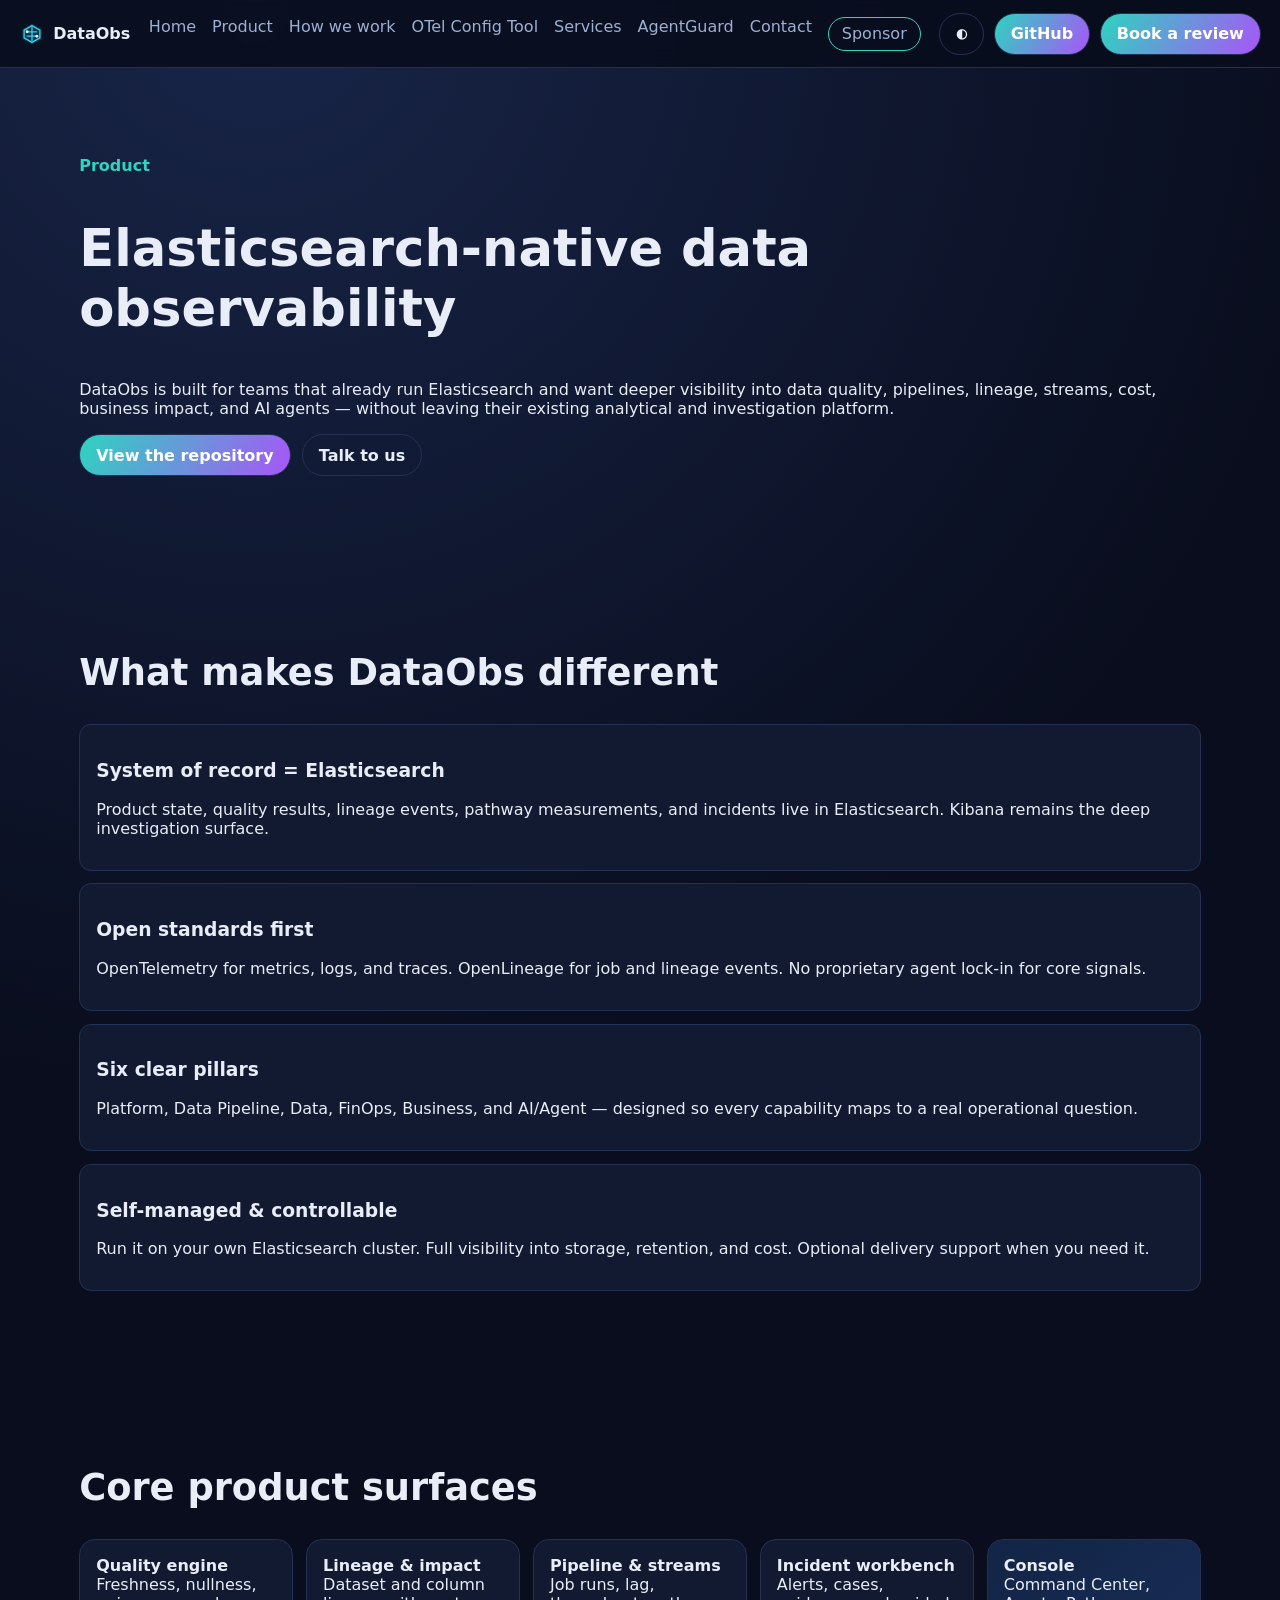
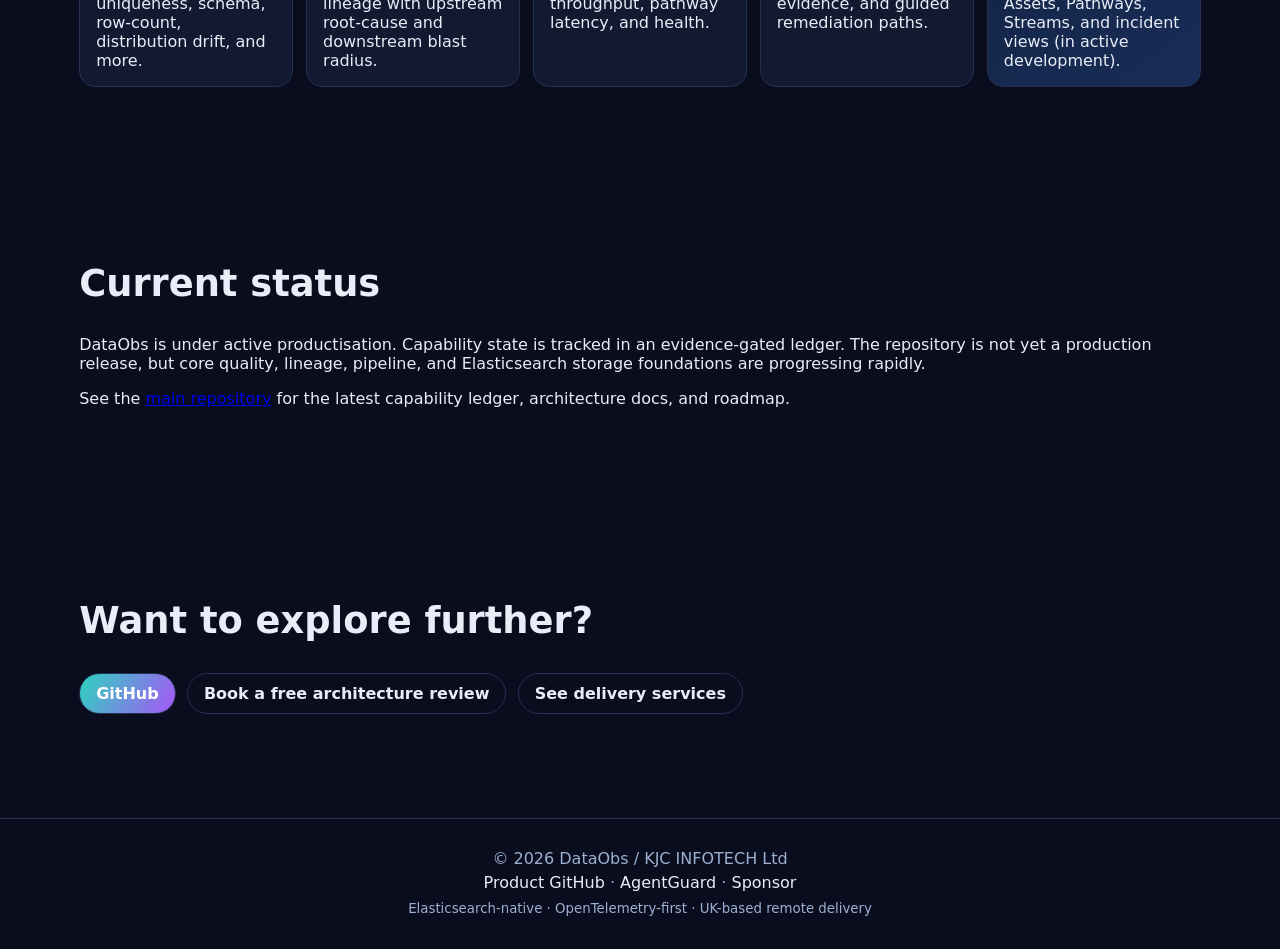
<file: product.html>
<!DOCTYPE html>
<html lang="en" data-theme="dark">
<head>
  <meta charset="UTF-8">
  <meta name="viewport" content="width=device-width, initial-scale=1.0">
  <title>Product | DataObs — Elasticsearch-native Data Observability</title>
  <meta name="description" content="Explore the DataObs product: six-pillar model, quality engine, lineage, pipeline and streams monitoring, AI agent observability, and Elasticsearch-native architecture.">
  <link rel="stylesheet" href="styles.css">
</head>
<body>
<header class="site-header">
  <a class="brand" href="index.html"><img src="assets/dataobs-mark.svg" alt="DataObs logo"><span>DataObs</span></a>
  <button class="menu-btn" aria-expanded="false" aria-controls="site-nav">☰</button>
  <nav id="site-nav" class="site-nav">
    <a href="index.html">Home</a>
    <a href="product.html" class="active">Product</a>
    <a href="how-we-work.html">How we work</a>
    <a href="otel-config-generator.html">OTel Config Tool</a>
    <a href="services.html">Services</a>
    <a href="agentguard.html">AgentGuard</a>
    <a href="contact.html">Contact</a>
    <a href="https://github.com/sponsors/Jagadeeshck" class="sponsor-btn" target="_blank" rel="noopener">Sponsor</a>
  </nav>
  <div class="header-actions">
    <button id="themeToggle" class="ghost-btn" aria-label="Toggle theme">◐</button>
    <a class="btn" href="https://github.com/Jagadeeshck/DataObs" target="_blank" rel="noopener">GitHub</a>
    <a class="btn" href="contact.html">Book a review</a>
  </div>
</header>
<main>
  <section class="section">
    <p class="eyebrow">Product</p>
    <h1>Elasticsearch-native data observability</h1>
    <p>DataObs is built for teams that already run Elasticsearch and want deeper visibility into data quality, pipelines, lineage, streams, cost, business impact, and AI agents — without leaving their existing analytical and investigation platform.</p>
    <div class="hero-cta">
      <a class="btn" href="https://github.com/Jagadeeshck/DataObs" target="_blank" rel="noopener">View the repository</a>
      <a class="btn btn-secondary" href="contact.html">Talk to us</a>
    </div>
  </section>

  <section class="section">
    <h2>What makes DataObs different</h2>
    <div class="packages">
      <article class="package">
        <h3>System of record = Elasticsearch</h3>
        <p>Product state, quality results, lineage events, pathway measurements, and incidents live in Elasticsearch. Kibana remains the deep investigation surface.</p>
      </article>
      <article class="package">
        <h3>Open standards first</h3>
        <p>OpenTelemetry for metrics, logs, and traces. OpenLineage for job and lineage events. No proprietary agent lock-in for core signals.</p>
      </article>
      <article class="package">
        <h3>Six clear pillars</h3>
        <p>Platform, Data Pipeline, Data, FinOps, Business, and AI/Agent — designed so every capability maps to a real operational question.</p>
      </article>
      <article class="package">
        <h3>Self-managed &amp; controllable</h3>
        <p>Run it on your own Elasticsearch cluster. Full visibility into storage, retention, and cost. Optional delivery support when you need it.</p>
      </article>
    </div>
  </section>

  <section class="section">
    <h2>Core product surfaces</h2>
    <div class="grid-5">
      <article class="card"><strong>Quality engine</strong><br>Freshness, nullness, uniqueness, schema, row-count, distribution drift, and more.</article>
      <article class="card"><strong>Lineage &amp; impact</strong><br>Dataset and column lineage with upstream root-cause and downstream blast radius.</article>
      <article class="card"><strong>Pipeline &amp; streams</strong><br>Job runs, lag, throughput, pathway latency, and health.</article>
      <article class="card"><strong>Incident workbench</strong><br>Alerts, cases, evidence, and guided remediation paths.</article>
      <article class="card impact"><strong>Console</strong><br>Command Center, Assets, Pathways, Streams, and incident views (in active development).</article>
    </div>
  </section>

  <section class="section">
    <h2>Current status</h2>
    <p>DataObs is under active productisation. Capability state is tracked in an evidence-gated ledger. The repository is not yet a production release, but core quality, lineage, pipeline, and Elasticsearch storage foundations are progressing rapidly.</p>
    <p>See the <a href="https://github.com/Jagadeeshck/DataObs" target="_blank" rel="noopener">main repository</a> for the latest capability ledger, architecture docs, and roadmap.</p>
  </section>

  <section class="section cta">
    <h2>Want to explore further?</h2>
    <div class="hero-cta">
      <a class="btn" href="https://github.com/Jagadeeshck/DataObs" target="_blank" rel="noopener">GitHub</a>
      <a class="btn btn-secondary" href="contact.html">Book a free architecture review</a>
      <a class="btn btn-secondary" href="services.html">See delivery services</a>
    </div>
  </section>
</main>
<footer class="site-footer">
  <p>© 2026 DataObs / KJC INFOTECH Ltd</p>
  <p>
    <a href="https://github.com/Jagadeeshck/DataObs" target="_blank" rel="noopener">Product GitHub</a> ·
    <a href="https://github.com/Jagadeeshck/AgentGuard" target="_blank" rel="noopener">AgentGuard</a> ·
    <a href="https://github.com/sponsors/Jagadeeshck" target="_blank" rel="noopener">Sponsor</a>
  </p>
  <small>Elasticsearch-native · OpenTelemetry-first · UK-based remote delivery</small>
</footer>
<script src="script.js"></script>
</body>
</html>
</file>
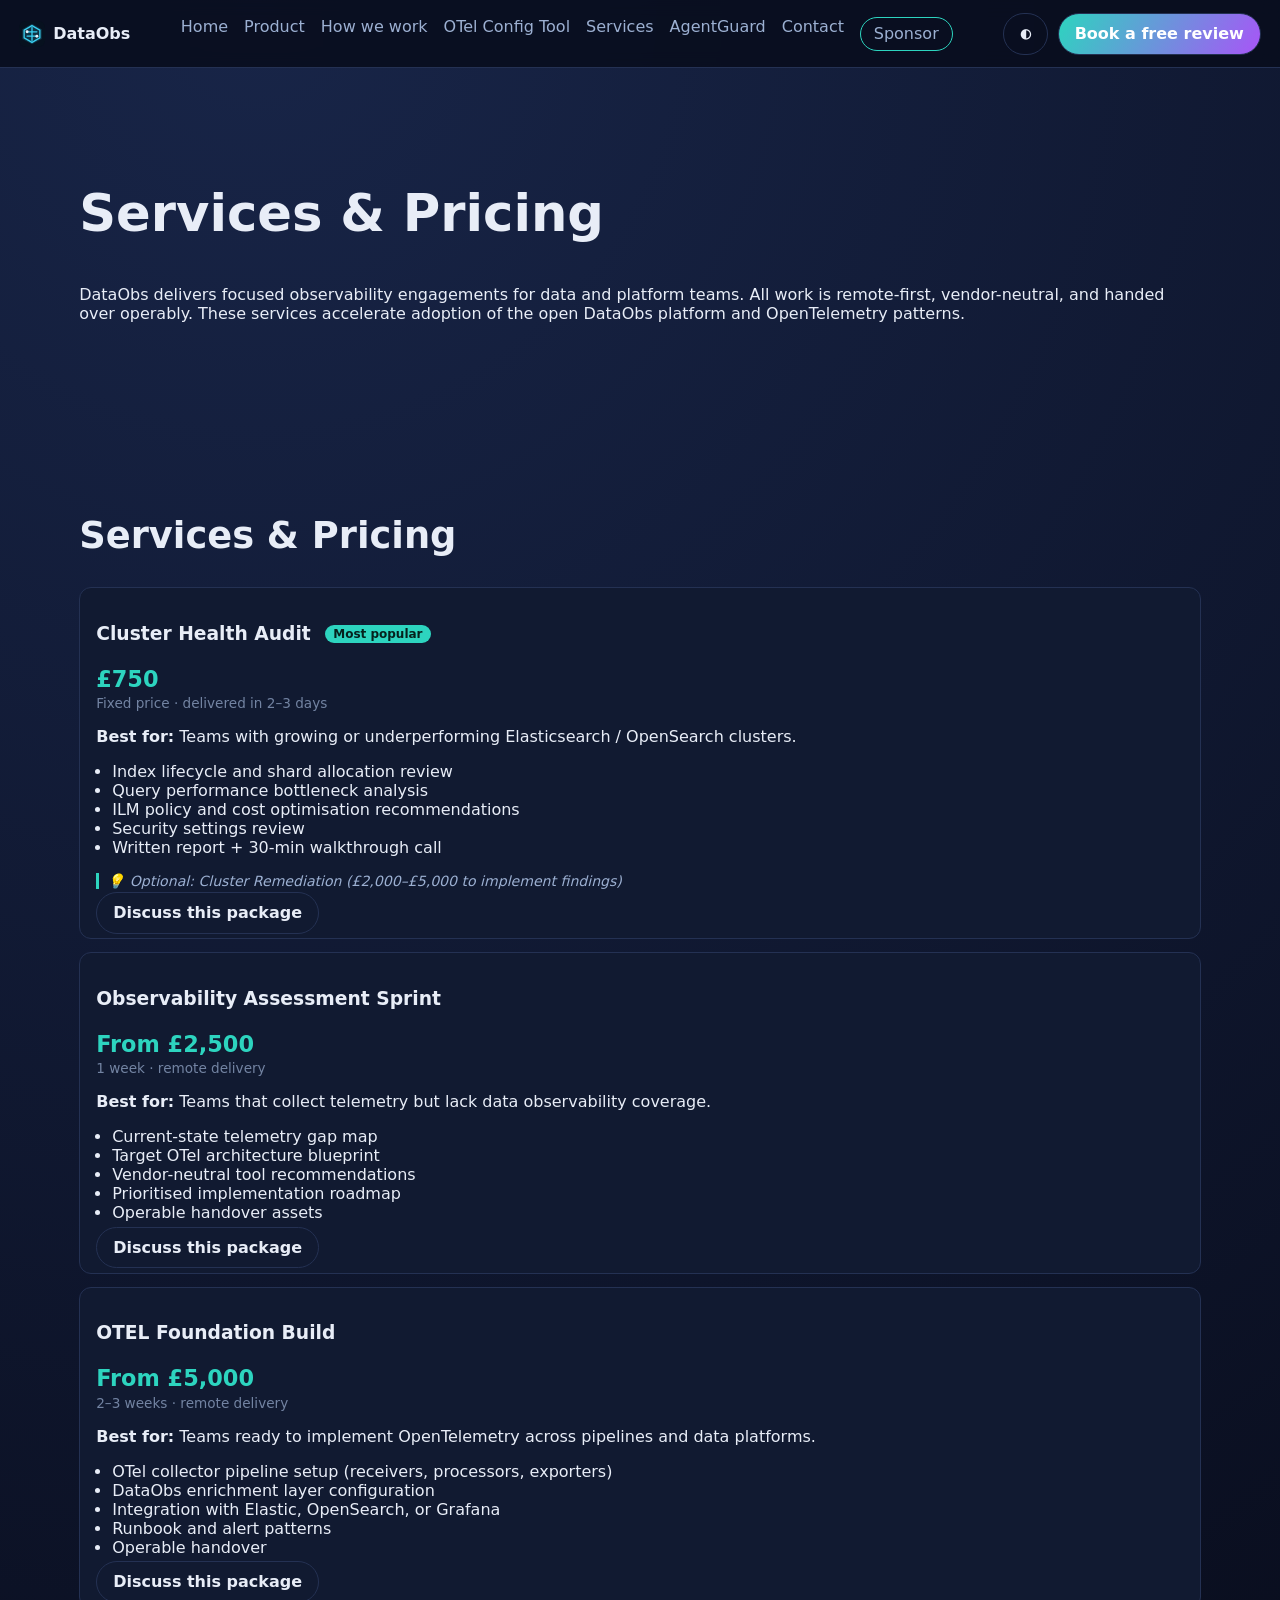
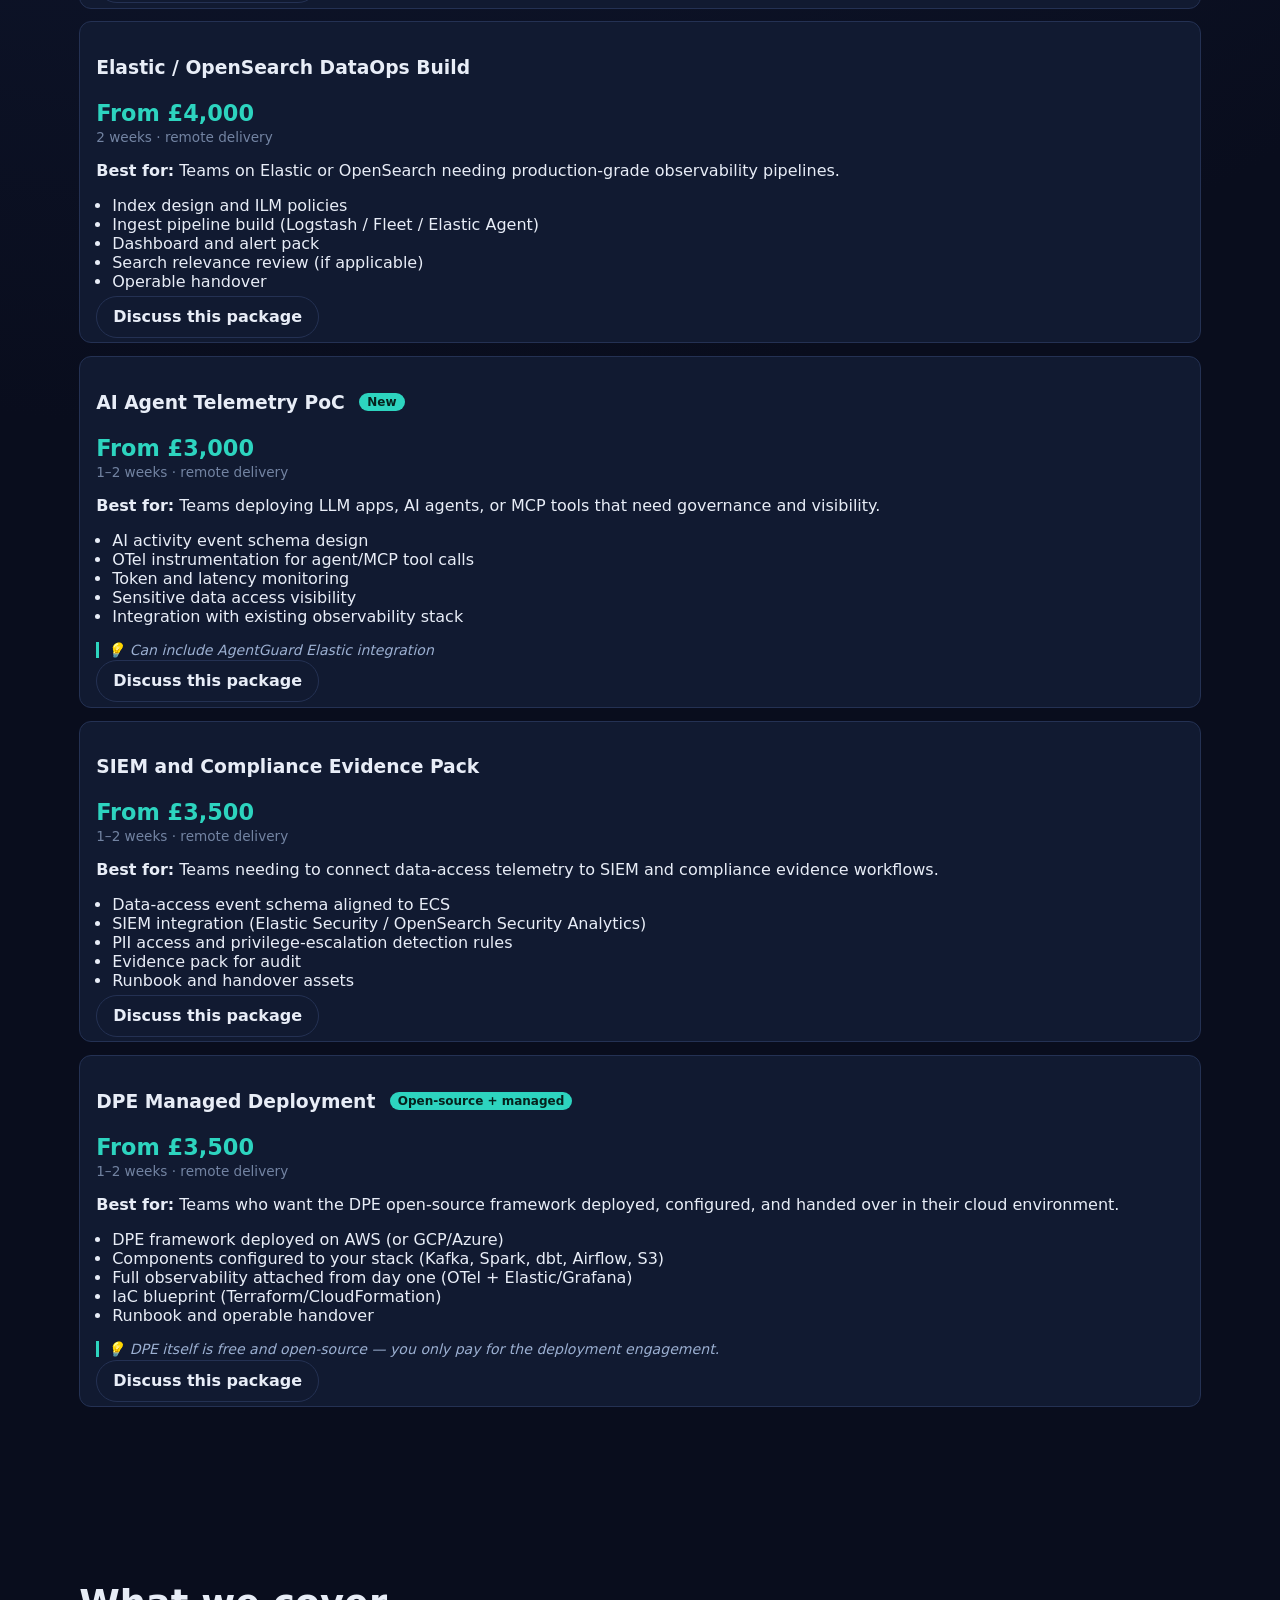
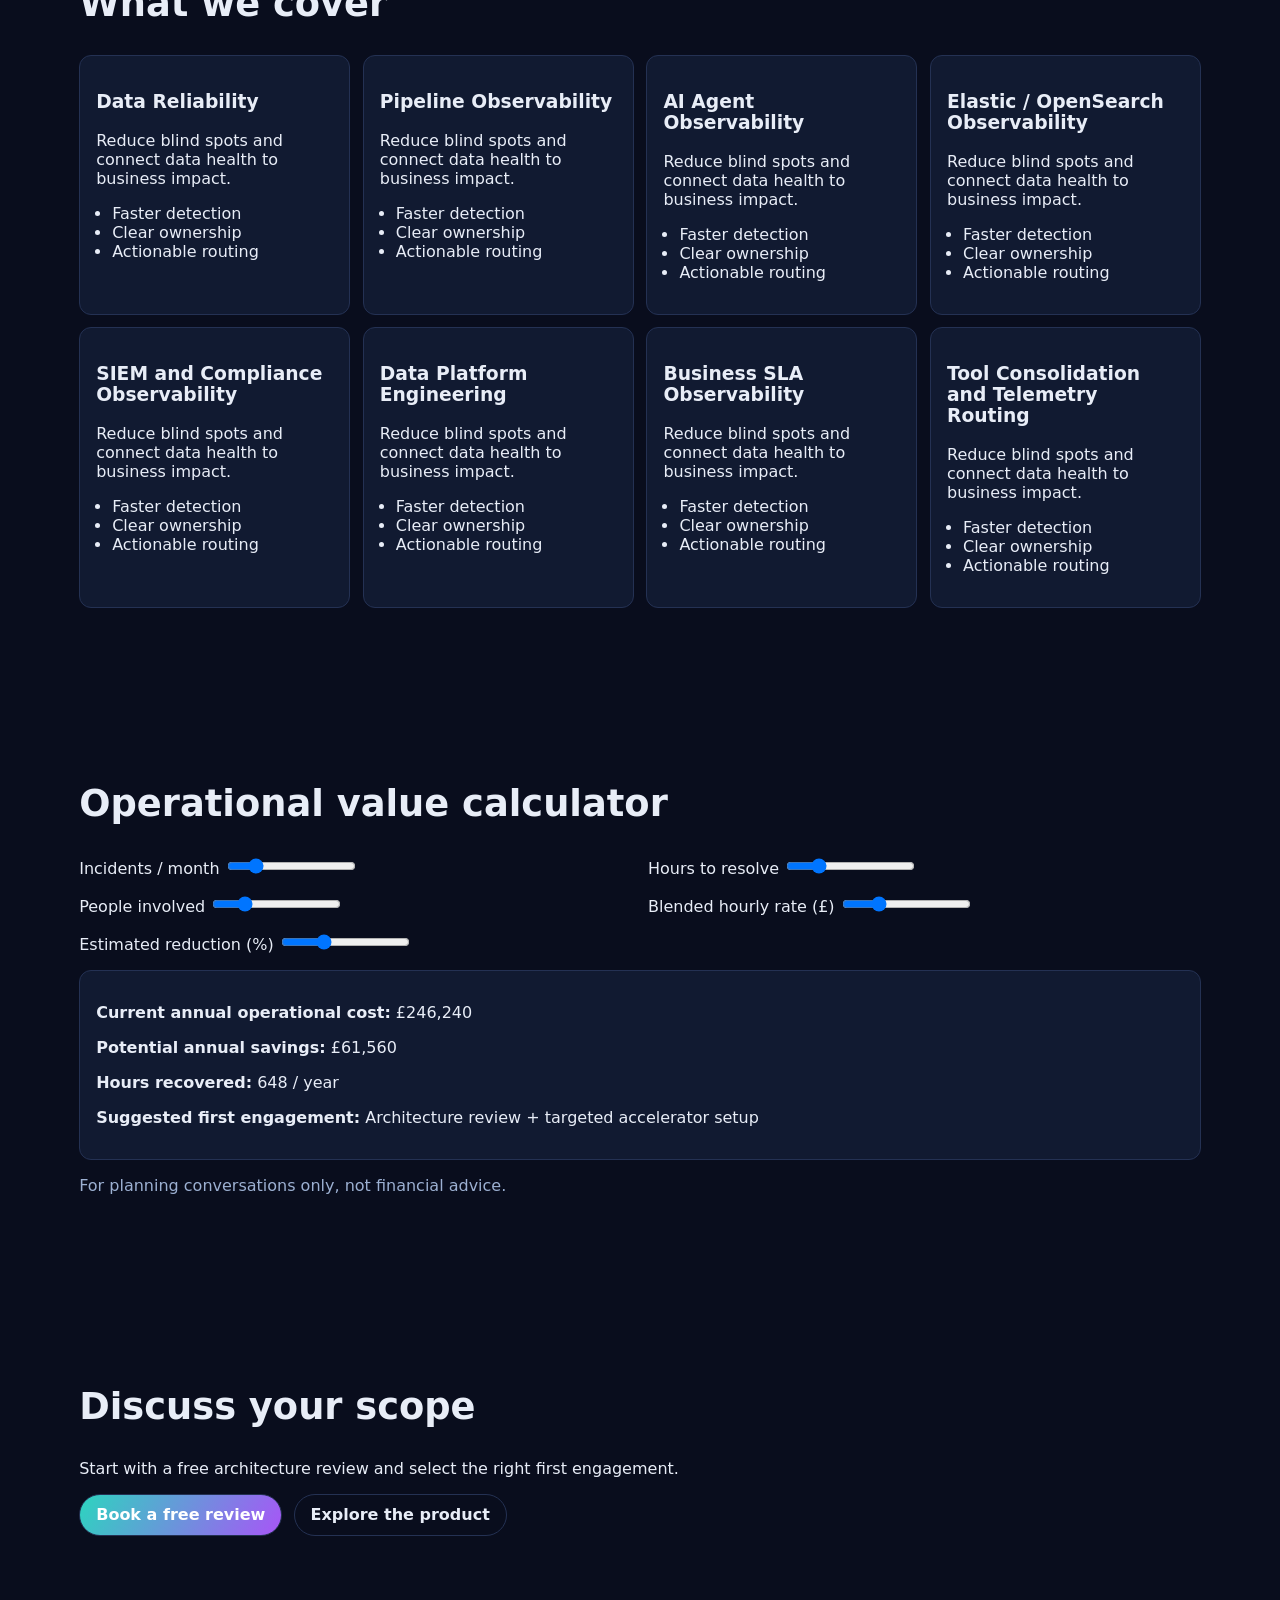
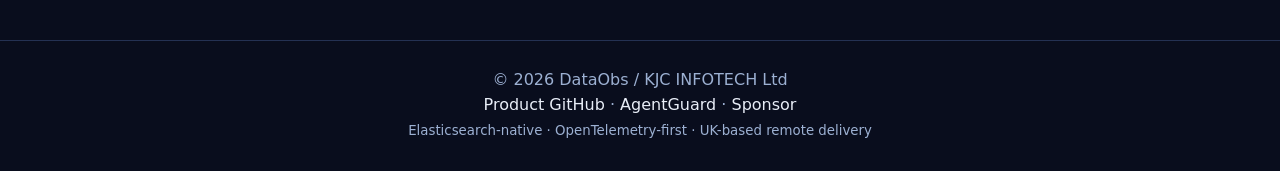
<file: services.html>
<!DOCTYPE html><html lang="en" data-theme="dark"><head><meta charset="UTF-8"><meta name="viewport" content="width=device-width, initial-scale=1.0"><title>Services & Pricing | DataObs</title><link rel="stylesheet" href="styles.css"></head><body>
<header class="site-header"><a class="brand" href="index.html"><img src="assets/dataobs-mark.svg" alt="DataObs logo"><span>DataObs</span></a><button class="menu-btn" aria-expanded="false" aria-controls="site-nav">☰</button><nav id="site-nav" class="site-nav"><a href="index.html">Home</a><a href="product.html">Product</a><a href="how-we-work.html">How we work</a><a href="otel-config-generator.html">OTel Config Tool</a><a href="services.html" class="active">Services</a><a href="agentguard.html">AgentGuard</a><a href="contact.html">Contact</a><a href="https://github.com/sponsors/Jagadeeshck" class="sponsor-btn" target="_blank" rel="noopener">Sponsor</a></nav><div class="header-actions"><button id="themeToggle" class="ghost-btn" aria-label="Toggle theme">◐</button><a class="btn" href="contact.html">Book a free review</a></div></header>
<main>
<section class="section"><h1>Services & Pricing</h1><p>DataObs delivers focused observability engagements for data and platform teams. All work is remote-first, vendor-neutral, and handed over operably. These services accelerate adoption of the open DataObs platform and OpenTelemetry patterns.</p></section>
<section class="section" id="services"><h2>Services & Pricing</h2><div class="packages" id="packages"></div></section>
<section class="section" id="solutions"><h2>What we cover</h2><div class="solutions-grid" id="solutionsGrid"></div></section>
<section class="section" id="calculator"><h2>Operational value calculator</h2><div class="calc-grid"><label>Incidents / month <input type="range" id="incidents" min="1" max="60" value="12"></label><label>Hours to resolve <input type="range" id="hours" min="1" max="24" value="6"></label><label>People involved <input type="range" id="people" min="1" max="10" value="3"></label><label>Blended hourly rate (£) <input type="range" id="rate" min="40" max="250" value="95"></label><label>Estimated reduction (%) <input type="range" id="reduction" min="5" max="70" value="25"></label></div><div class="calc-out" id="calcOut"></div><p class="note">For planning conversations only, not financial advice.</p></section>
<section class="section cta"><h2>Discuss your scope</h2><p>Start with a free architecture review and select the right first engagement.</p><div class="hero-cta"><a class="btn" href="contact.html">Book a free review</a><a class="btn btn-secondary" href="product.html">Explore the product</a></div></section>
</main>
<footer class="site-footer"><p>© 2026 DataObs / KJC INFOTECH Ltd</p><p><a href="https://github.com/Jagadeeshck/DataObs" target="_blank" rel="noopener">Product GitHub</a> · <a href="https://github.com/Jagadeeshck/AgentGuard" target="_blank" rel="noopener">AgentGuard</a> · <a href="https://github.com/sponsors/Jagadeeshck" target="_blank" rel="noopener">Sponsor</a></p><small>Elasticsearch-native · OpenTelemetry-first · UK-based remote delivery</small></footer>
<script src="script.js"></script></body></html>
</file>
<file: styles.css>
:root{--bg:#090d1d;--card:#111a31;--text:#e8edf7;--muted:#9cb0d2;--accent:#2dd4bf;--accent2:#a855f7;--stroke:#243153}
[data-theme="light"]{--bg:#f3f7ff;--card:#fff;--text:#0d1b3d;--muted:#4d5f86;--accent:#0f766e;--accent2:#7e22ce;--stroke:#cfdbf5}
*{box-sizing:border-box}html{scroll-behavior:smooth}body{margin:0;font-family:Inter,system-ui,sans-serif;background:radial-gradient(circle at 20% 0,#182548 0,var(--bg) 40%);color:var(--text)}
.section{max-width:1160px;margin:0 auto;padding:4.5rem 1.2rem}.site-header{position:sticky;top:0;z-index:30;display:flex;align-items:center;gap:1rem;padding:.8rem 1.2rem;background:color-mix(in oklab,var(--bg),transparent 12%);backdrop-filter:blur(8px);border-bottom:1px solid var(--stroke)}
.brand{display:flex;align-items:center;gap:.5rem;color:var(--text);text-decoration:none;font-weight:700}.brand img{width:26px}.site-nav{display:flex;gap:1rem;flex:1;justify-content:center}.site-nav a{color:var(--muted);text-decoration:none}.header-actions{display:flex;gap:.6rem}.btn,.ghost-btn{border:1px solid var(--stroke);border-radius:999px;padding:.65rem 1rem;background:linear-gradient(120deg,var(--accent),var(--accent2));color:#fff;text-decoration:none;font-weight:600}.btn-secondary,.ghost-btn{background:transparent;color:var(--text)}
.menu-btn{display:none}.hero{display:grid;grid-template-columns:1fr 1.1fr;gap:1.4rem;align-items:center}h1{font-size:clamp(2rem,4vw,3.5rem)}h2{font-size:clamp(1.5rem,3vw,2.3rem)}.eyebrow{color:var(--accent);font-weight:600}.hero-cta{display:flex;gap:.7rem;flex-wrap:wrap}
.telemetry-canvas,.card,.metric,.arch-diagram,.contact-form input,.contact-form textarea{background:var(--card);border:1px solid var(--stroke);border-radius:16px}.telemetry-canvas{padding:1rem}.telemetry-canvas svg{width:100%;height:auto}.flow-line{fill:none;stroke:url(#flow);stroke-width:3;stroke-dasharray:8 8;animation:dash 16s linear infinite}.node rect{fill:#0f1730;stroke:var(--stroke)}.node text{font-size:14px;fill:#cde1ff}.node.active rect{stroke:var(--accent)}@keyframes dash{to{stroke-dashoffset:-200}}
.signal-cards{display:grid;grid-template-columns:repeat(2,minmax(0,1fr));gap:.5rem;margin-top:.7rem}.signal-cards span{padding:.55rem .7rem;background:#0c142b;border:1px solid var(--stroke);border-radius:10px;font-size:.85rem}
.grid-5{display:grid;grid-template-columns:repeat(5,minmax(0,1fr));gap:.8rem}.card{padding:1rem}.impact{background:linear-gradient(145deg,#122546,#192c57)}
.tab-row{display:flex;flex-wrap:wrap;gap:.6rem;margin:1rem 0}.tab-row button{padding:.55rem .9rem;border-radius:999px;border:1px solid var(--stroke);background:transparent;color:var(--text)}.tab-row .active{background:linear-gradient(120deg,var(--accent),var(--accent2));color:#fff}
.otel-guide{position:relative}.otel-subtitle{max-width:980px;color:var(--muted)}
.otel-grid{display:grid;grid-template-columns:1fr 1fr;gap:1rem;margin-top:1.2rem}
.otel-panel{padding:1rem;border:1px solid var(--stroke);border-radius:16px;background:color-mix(in oklab,var(--card),transparent 10%)}
.signal-orbit{position:relative;min-height:320px;display:grid;place-items:center;overflow:hidden;background:radial-gradient(circle at center,#132444 0,#0e1730 65%);border:1px solid var(--stroke);border-radius:14px}
.orbit-core{z-index:2;text-align:center;padding:1rem 1.2rem;border-radius:999px;background:linear-gradient(120deg,#113053,#1d2757);border:1px solid #355084;font-weight:700}
.orbit-ring{position:absolute;border:1px dashed #38507a;border-radius:999px;animation:spin 24s linear infinite}.ring-a{width:230px;height:230px}.ring-b{width:290px;height:290px;animation-direction:reverse}
.signal-chip{position:absolute;border:1px solid var(--stroke);background:#0d1a37;color:var(--text);padding:.45rem .65rem;border-radius:999px;cursor:pointer}
.signal-chip:focus-visible{outline:2px solid var(--accent)}
.signal-chip.active{box-shadow:0 0 0 1px var(--accent) inset,0 0 16px color-mix(in srgb,var(--accent),transparent 70%);transform:translateY(-1px)}
.chip-traces{top:16%;left:12%}.chip-metrics{top:20%;right:12%}.chip-logs{left:8%;bottom:34%}.chip-events{right:9%;bottom:35%}.chip-profiles{bottom:14%;left:25%}.chip-baggage{bottom:12%;right:18%}
.otel-inline-note{margin-top:.7rem;padding:.7rem;border:1px solid var(--stroke);border-radius:10px;background:#0d1731;color:#cfe0ff}
.collector-grid{display:grid;grid-template-columns:repeat(3,minmax(0,1fr));gap:.6rem;position:relative}
.collector-grid::before{content:"";position:absolute;left:6%;right:6%;top:50%;height:2px;background:linear-gradient(90deg,var(--accent),var(--accent2));z-index:0;animation:pulse 3s ease-in-out infinite}
.collector-stage{position:relative;z-index:1;padding:.75rem;border:1px solid var(--stroke);border-radius:12px;background:#0e1834;transition:.2s}
.collector-stage h4{margin:.1rem 0 .4rem}.collector-stage p{margin:0;color:var(--muted);font-size:.9rem}
.collector-stage.active{border-color:var(--accent);transform:translateY(-2px)}
.otel-code{margin-top:.7rem;padding:.75rem;border:1px solid var(--stroke);border-radius:12px;background:#081126;color:#c5f2e5;font-size:.82rem;overflow:auto}
.deploy-pattern{padding:.9rem;border:1px solid var(--stroke);border-radius:12px;background:#0d1732}
.deploy-graph{display:grid;gap:.7rem}
.deploy-line{padding:.6rem;border:1px solid var(--stroke);border-radius:10px;background:#122041}
.enrich-flow{display:grid;grid-template-columns:1fr auto 1.2fr;gap:.7rem;align-items:stretch}
.enrich-card{padding:.8rem;border:1px solid var(--stroke);border-radius:12px;background:#0e1b38}.enrich-card h4{margin:.2rem 0 .5rem}.enrich-card ul{margin:0;padding-left:1rem}
.enrich-middle{position:relative}.enrich-middle::before,.enrich-middle::after{content:"→";position:absolute;top:50%;transform:translateY(-50%);color:var(--accent);font-weight:700}
.enrich-middle::before{left:-.8rem}.enrich-middle::after{right:-.8rem}
.enrich-result p{margin:0;color:#d9f1ff}
@keyframes spin{to{transform:rotate(1turn)}}@keyframes pulse{50%{opacity:.5}}
.arch-layout{display:grid;grid-template-columns:1.2fr .8fr;gap:.9rem}.arch-diagram{padding:1rem;display:grid;gap:.65rem}.arch-layer{padding:.8rem;border:1px solid var(--stroke);border-radius:12px}.arch-layer.active{border-color:var(--accent);box-shadow:0 0 0 1px var(--accent) inset}
.dashboard-mock{display:grid;grid-template-columns:repeat(4,minmax(0,1fr));gap:.7rem}.metric{padding:1rem;animation:float 6s ease-in-out infinite}.metric strong{font-size:1.4rem;display:block}@keyframes float{50%{transform:translateY(-4px)}}
.dpe-flow,.solutions-grid,.packages,.timeline,.chip-groups{display:grid;gap:.8rem}.dpe-flow{grid-template-columns:repeat(5,minmax(0,1fr))}.step,.solution,.package,.story-step{padding:1rem;border:1px solid var(--stroke);border-radius:12px;background:var(--card)}
.solutions-grid{grid-template-columns:repeat(4,minmax(0,1fr))}.solution ul,.package ul{padding-left:1rem}
.package-header{display:flex;align-items:center;flex-wrap:wrap;gap:.4rem}
.package-price{font-size:1.4rem;font-weight:700;color:var(--teal,var(--accent));margin:.2rem 0}
.package-duration{font-size:.85rem;opacity:.7;margin:.1rem 0 .7rem;color:var(--muted)}
.package-tag{background:var(--teal,var(--accent));color:#06211d;padding:2px 8px;border-radius:999px;font-size:.75rem;margin-left:8px;vertical-align:middle;font-weight:700}
.package-upsell{font-style:italic;font-size:.88rem;color:var(--muted);border-left:3px solid var(--accent);padding-left:8px;margin-top:8px}
.timeline{grid-template-columns:repeat(5,minmax(0,1fr))}.story-step{position:relative}.story-step::after{content:"";position:absolute;top:50%;right:-.5rem;width:1rem;height:2px;background:var(--accent)}.story-step:last-child::after{display:none}
.chip-groups{grid-template-columns:repeat(5,minmax(0,1fr))}.chip-group{padding:1rem;border:1px solid var(--stroke);border-radius:12px}.chip{display:inline-block;margin:.2rem;padding:.3rem .6rem;border-radius:999px;border:1px solid var(--stroke);transition:.2s}.chip:hover{border-color:var(--accent);transform:translateY(-2px)}
.calc-grid{display:grid;grid-template-columns:repeat(2,minmax(0,1fr));gap:1rem}.calc-out{margin-top:1rem;padding:1rem;border:1px solid var(--stroke);border-radius:12px;background:var(--card)}
.contact-form{display:grid;gap:.7rem;max-width:720px}.contact-form input,.contact-form textarea{padding:.8rem;color:var(--text)}.note{color:var(--muted)}

.sponsor-btn{border:1px solid var(--accent);border-radius:999px;padding:.4rem .8rem}
.agentguard-chips{display:flex;flex-wrap:wrap;gap:.6rem;margin:1rem 0}
.agentguard-chips span{padding:.45rem .75rem;border:1px solid var(--stroke);border-radius:999px;background:var(--card);font-size:.9rem}
.contact-grid{display:grid;grid-template-columns:1fr 1.2fr;gap:1rem;align-items:start}
.contact-call p{color:var(--muted)}
.site-footer{border-top:1px solid var(--stroke);margin-top:2rem;padding:1.5rem 1.2rem 2rem;text-align:center;color:var(--muted)}
.site-footer p{margin:.35rem 0}.site-footer a{color:var(--text);text-decoration:none}
@media (max-width:980px){.hero,.arch-layout,.grid-5,.dashboard-mock,.solutions-grid,.timeline,.chip-groups,.dpe-flow,.otel-grid,.collector-grid{grid-template-columns:1fr 1fr}.site-nav{display:none;position:absolute;top:56px;left:0;right:0;padding:1rem;background:var(--bg);border-bottom:1px solid var(--stroke)}.site-nav.open{display:flex;flex-direction:column}.menu-btn{display:block;margin-left:auto;background:transparent;border:1px solid var(--stroke);color:var(--text);border-radius:8px;padding:.4rem .6rem}.header-actions .btn{display:none}.enrich-flow{grid-template-columns:1fr}.enrich-middle::before,.enrich-middle::after{display:none}}
@media (max-width:640px){.grid-5,.dashboard-mock,.solutions-grid,.timeline,.chip-groups,.calc-grid,.dpe-flow,.otel-grid,.collector-grid,.contact-grid{grid-template-columns:1fr}.signal-orbit{min-height:360px}}
</file>
